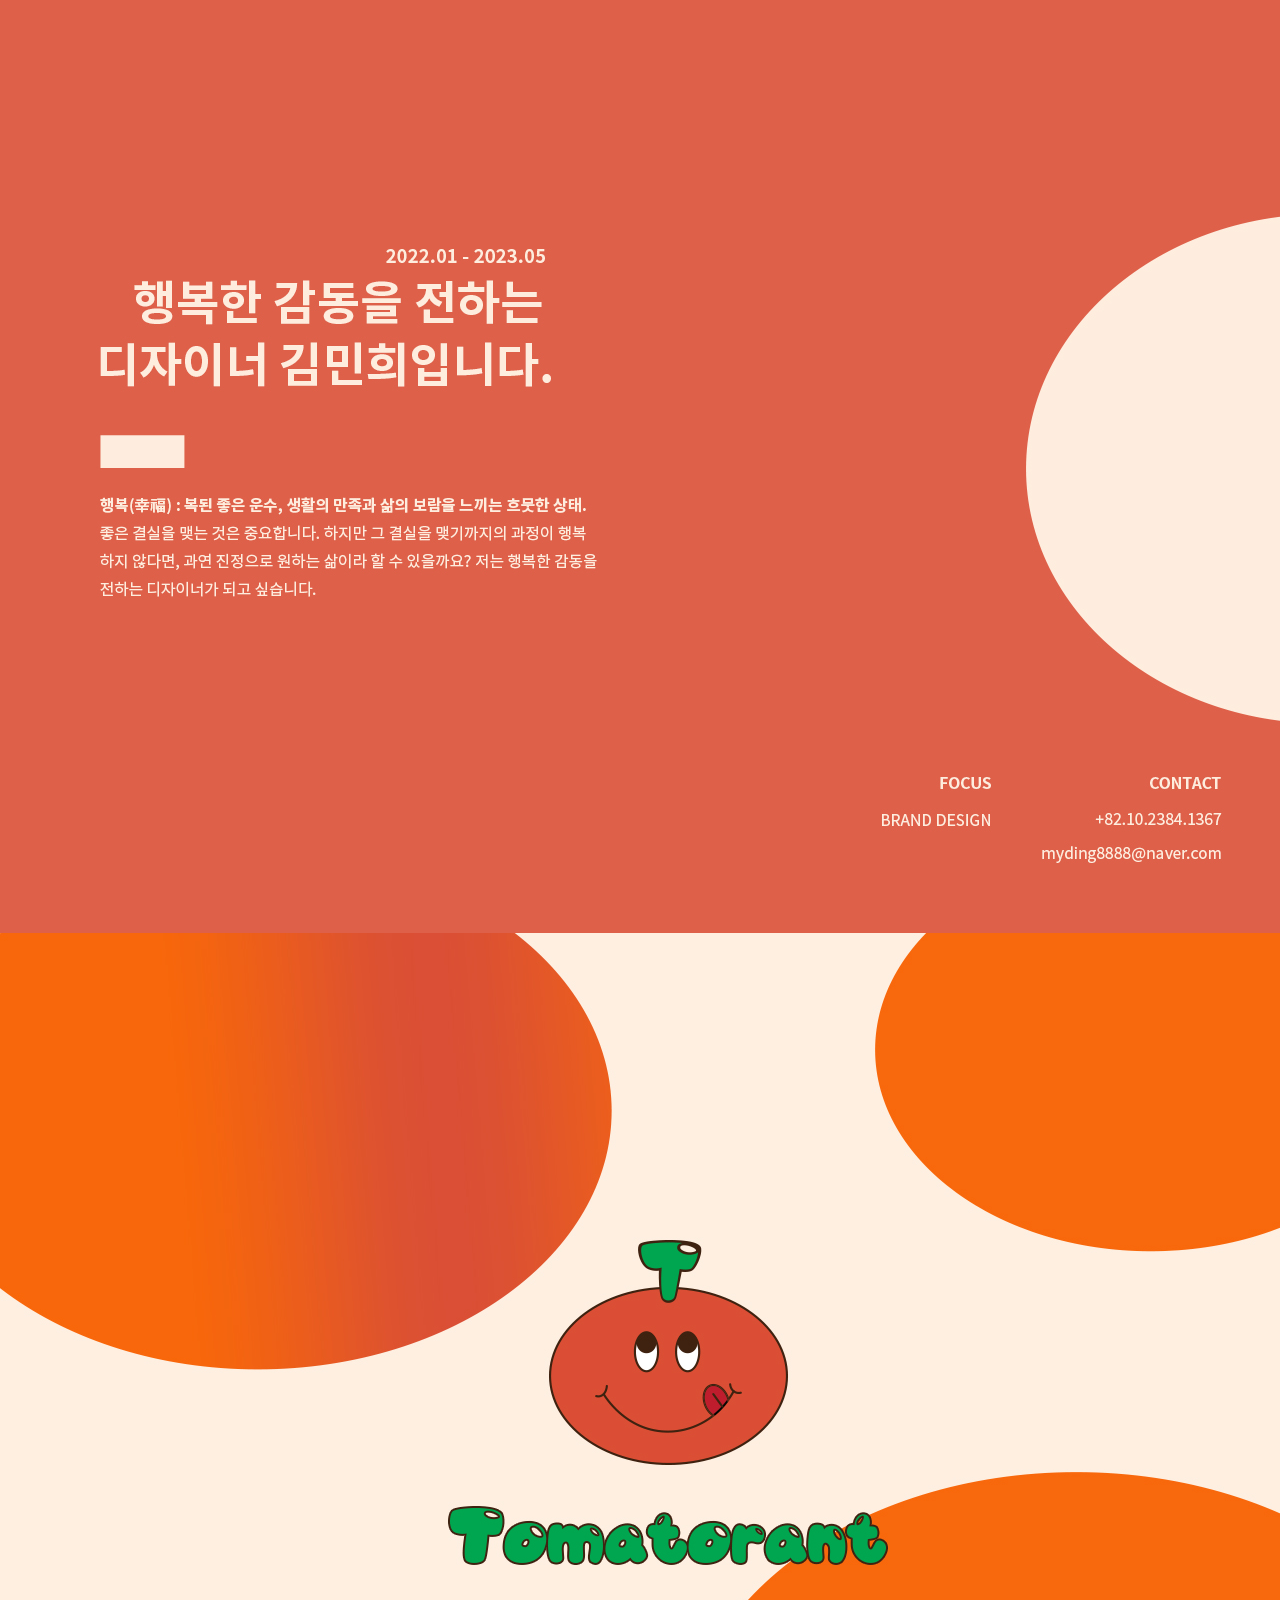
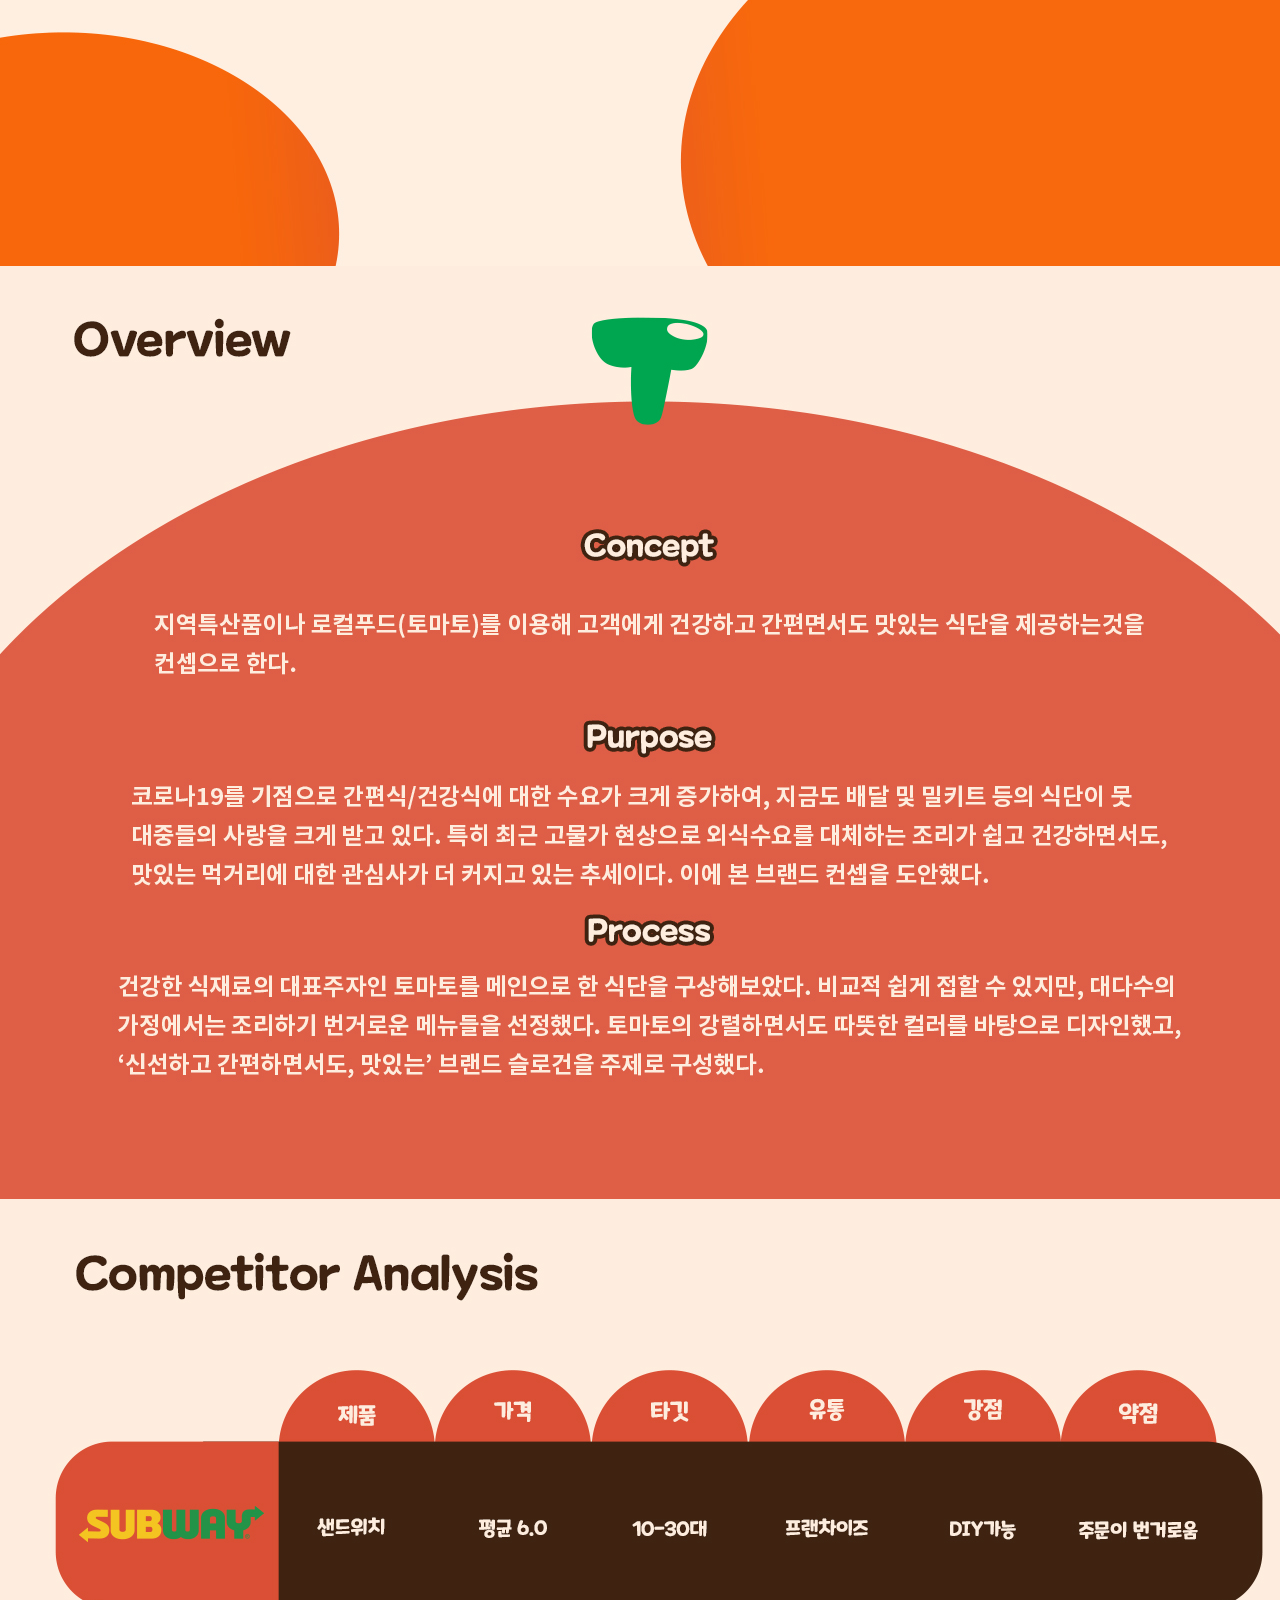
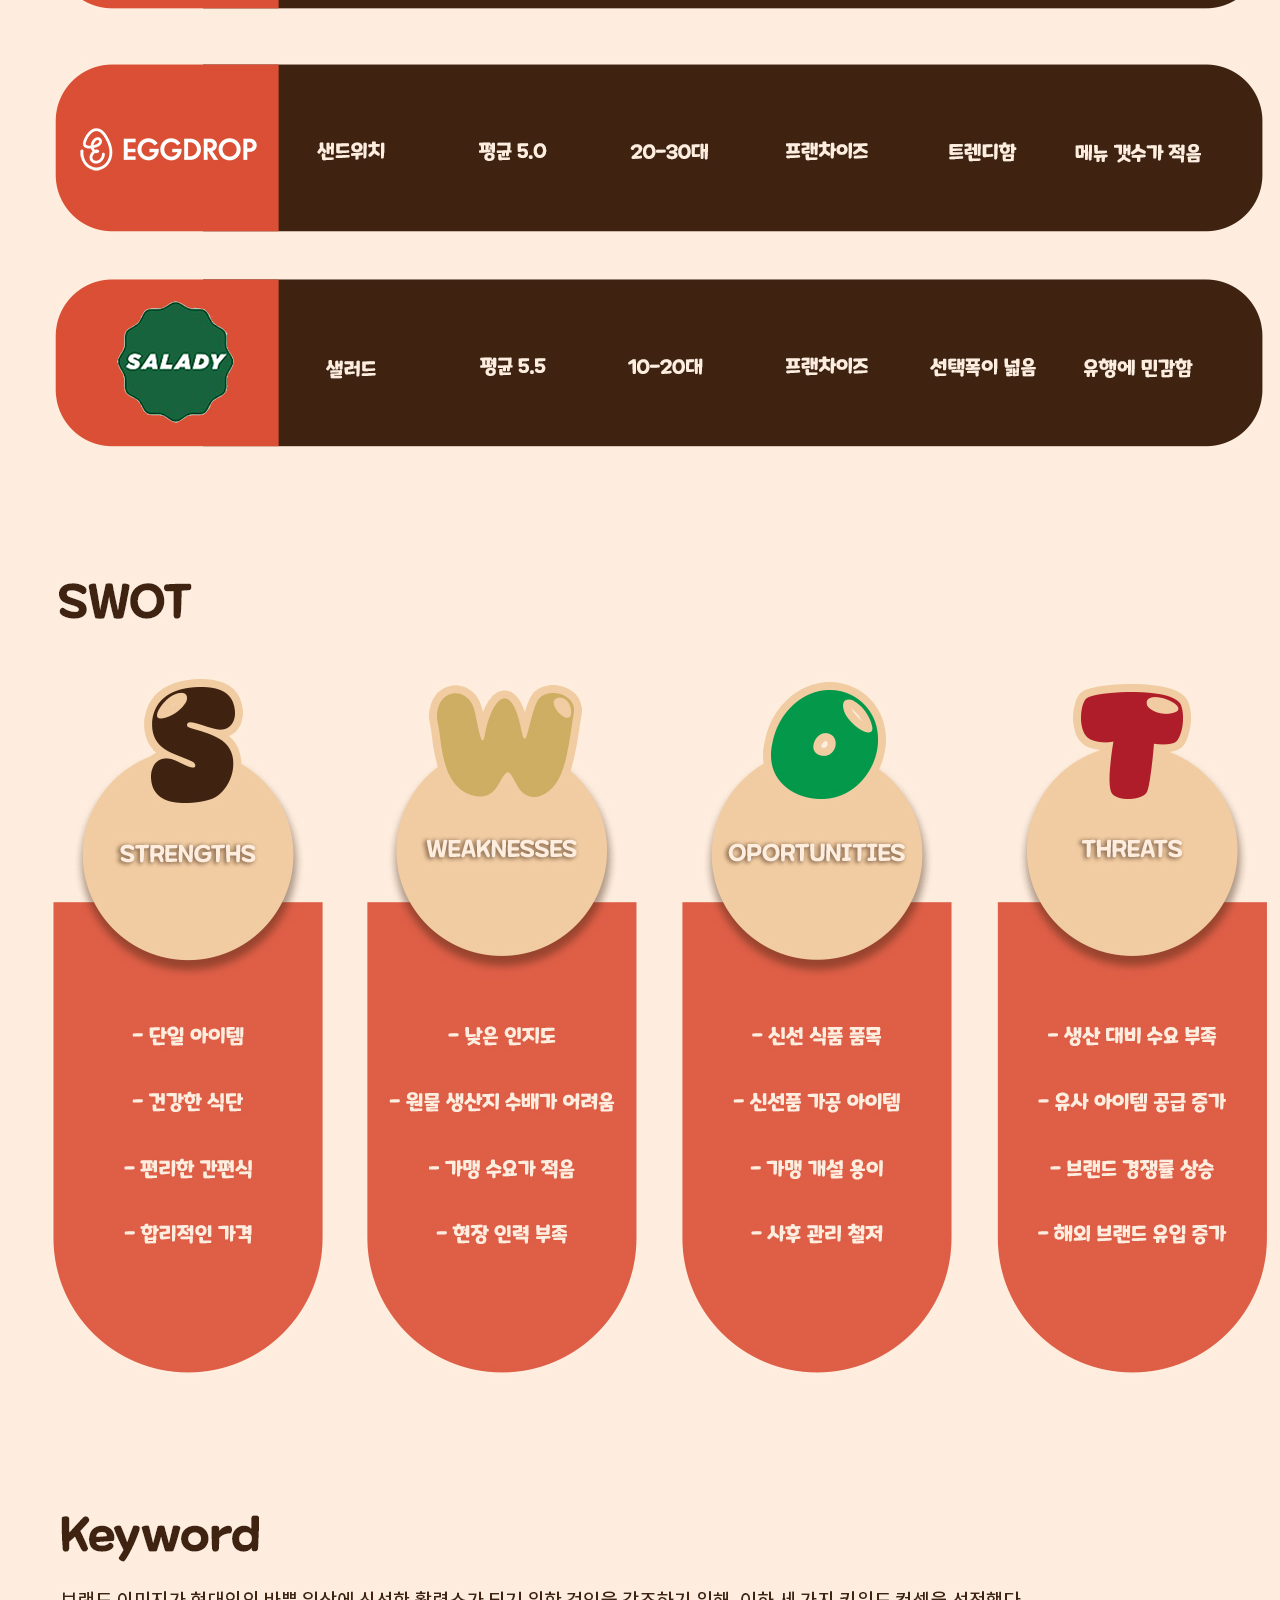
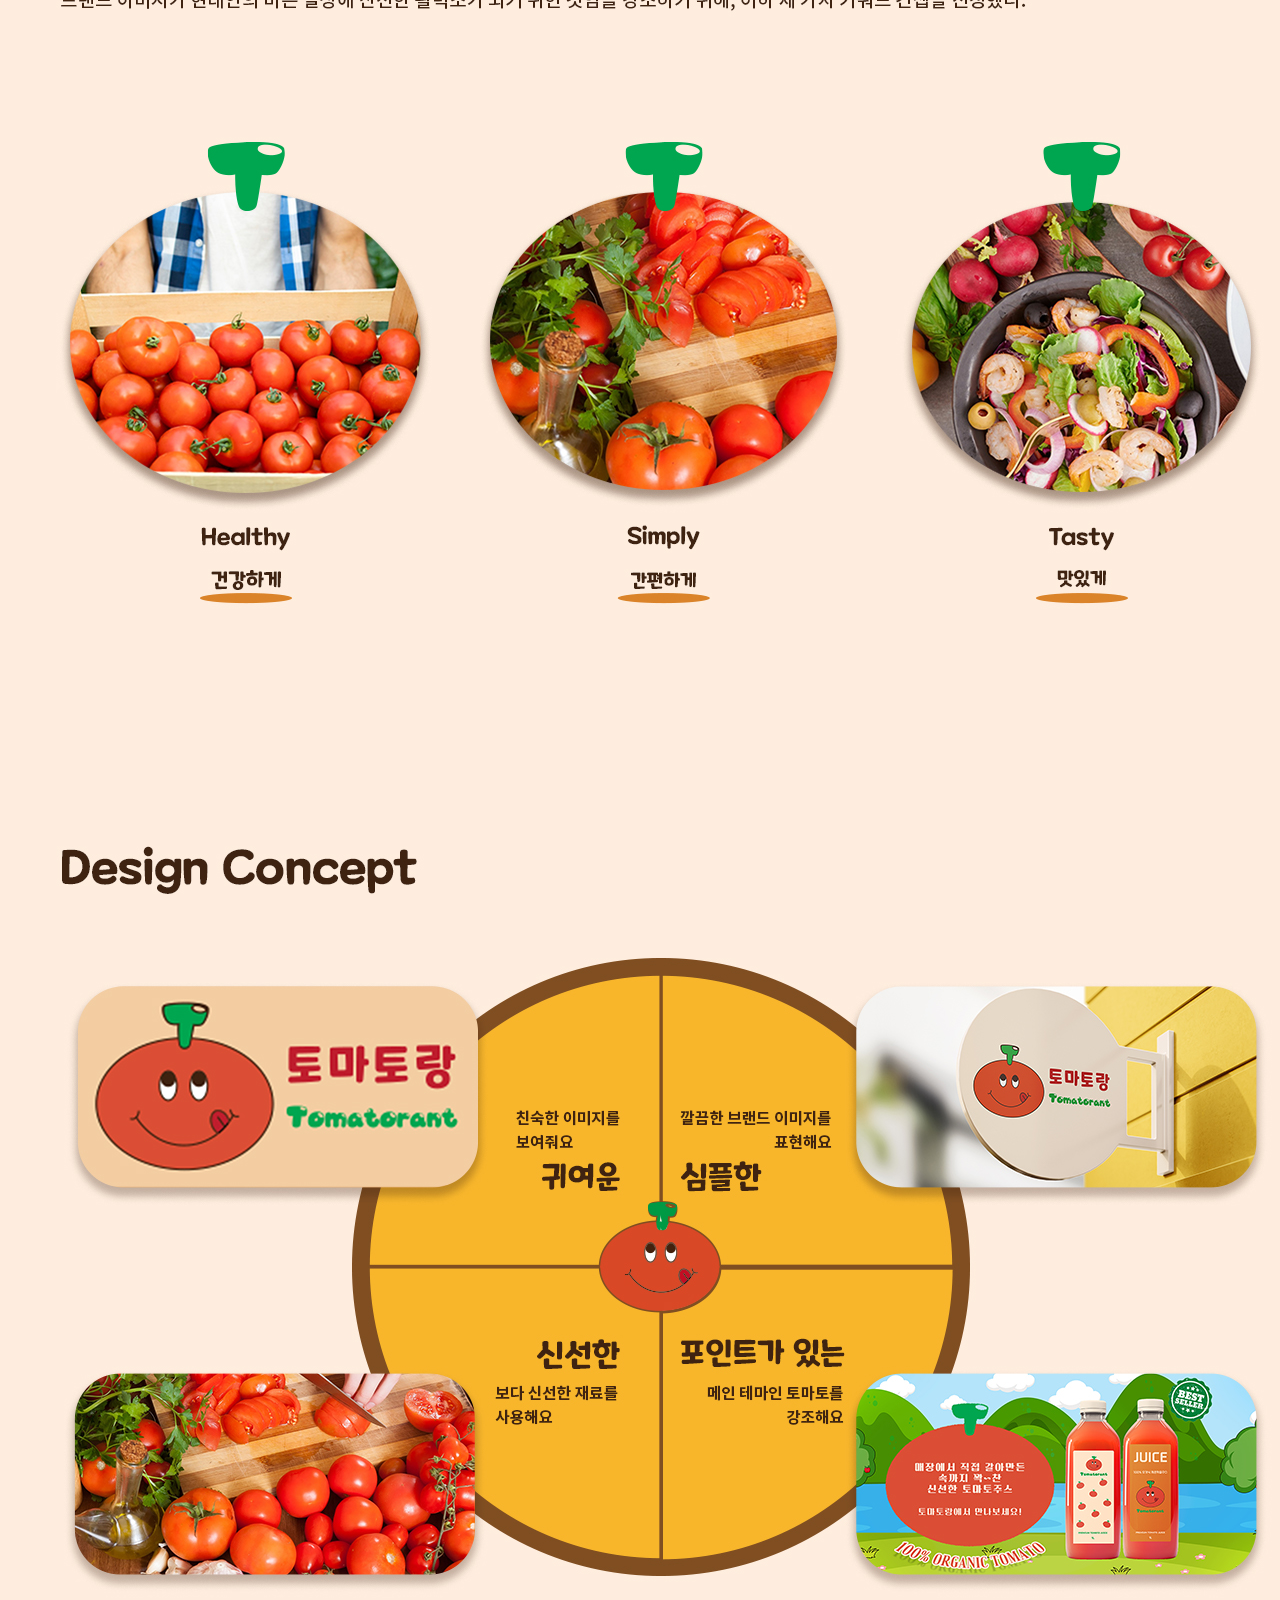
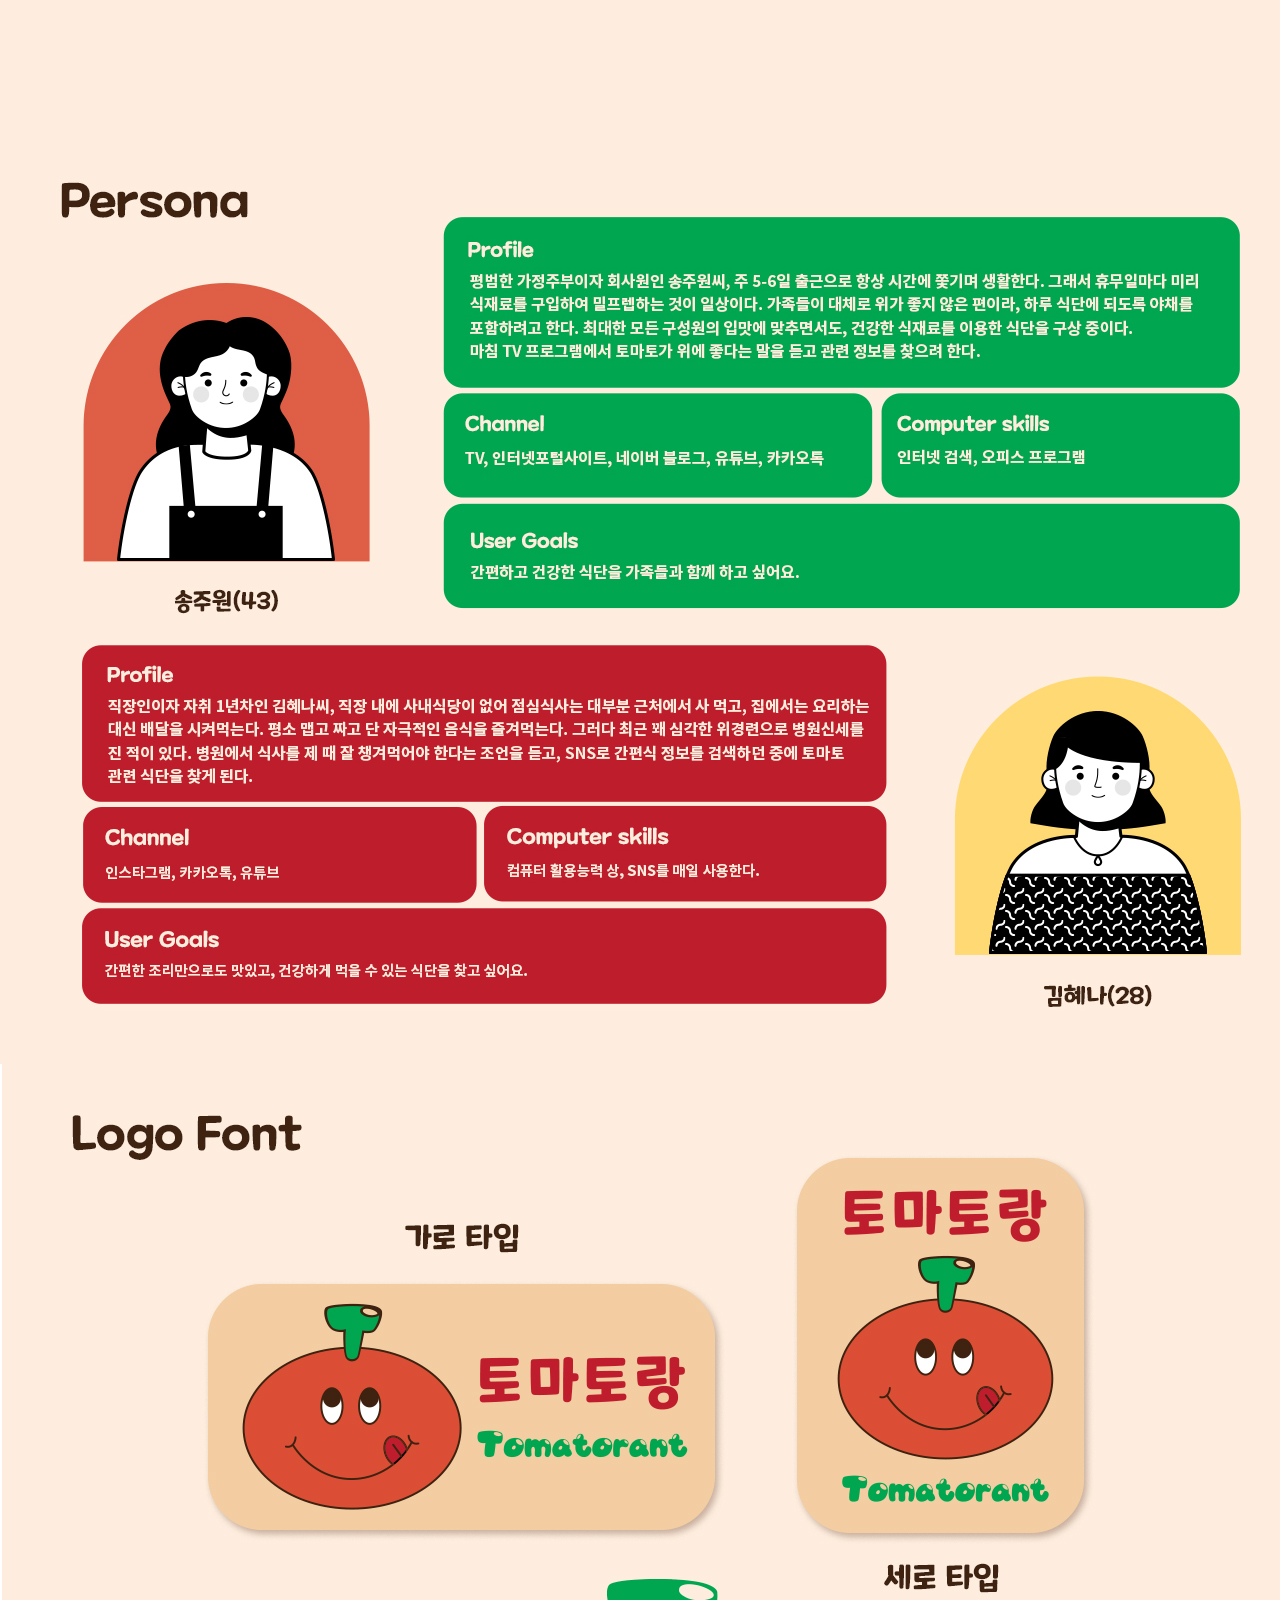
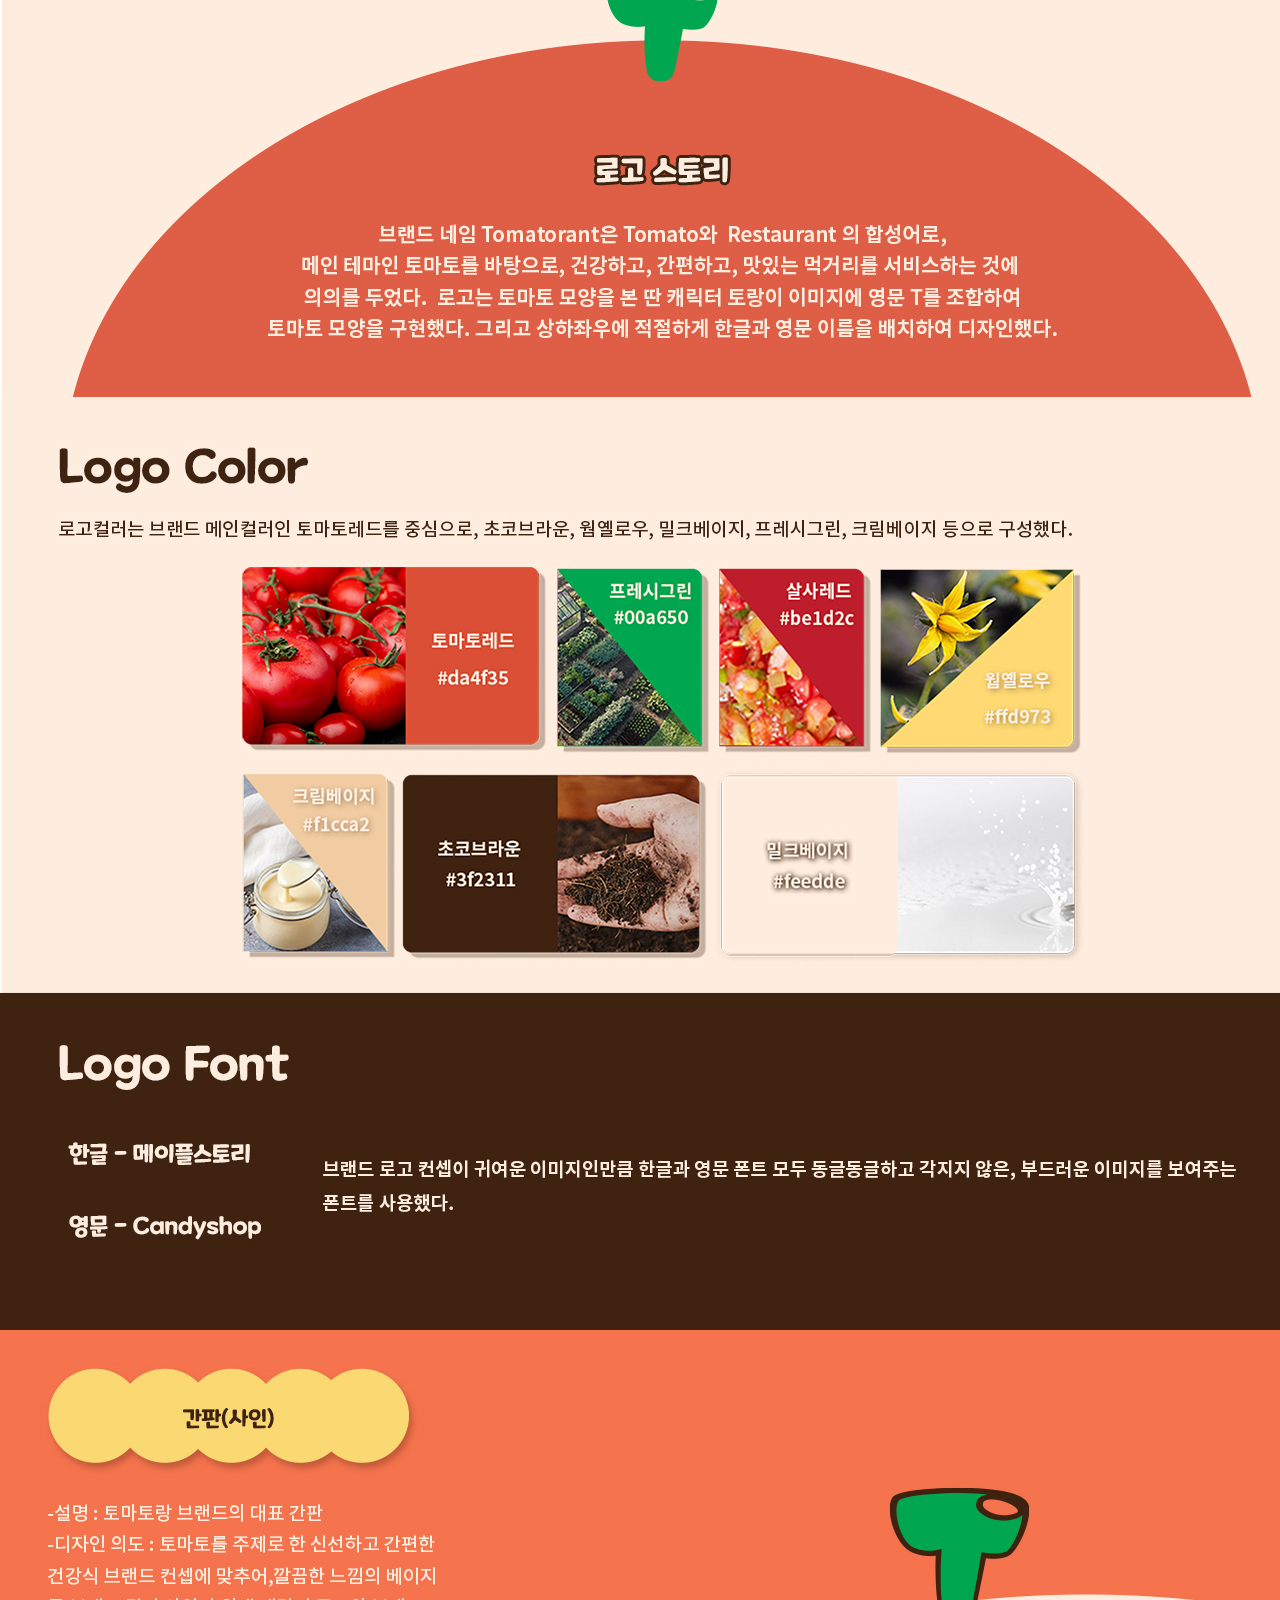
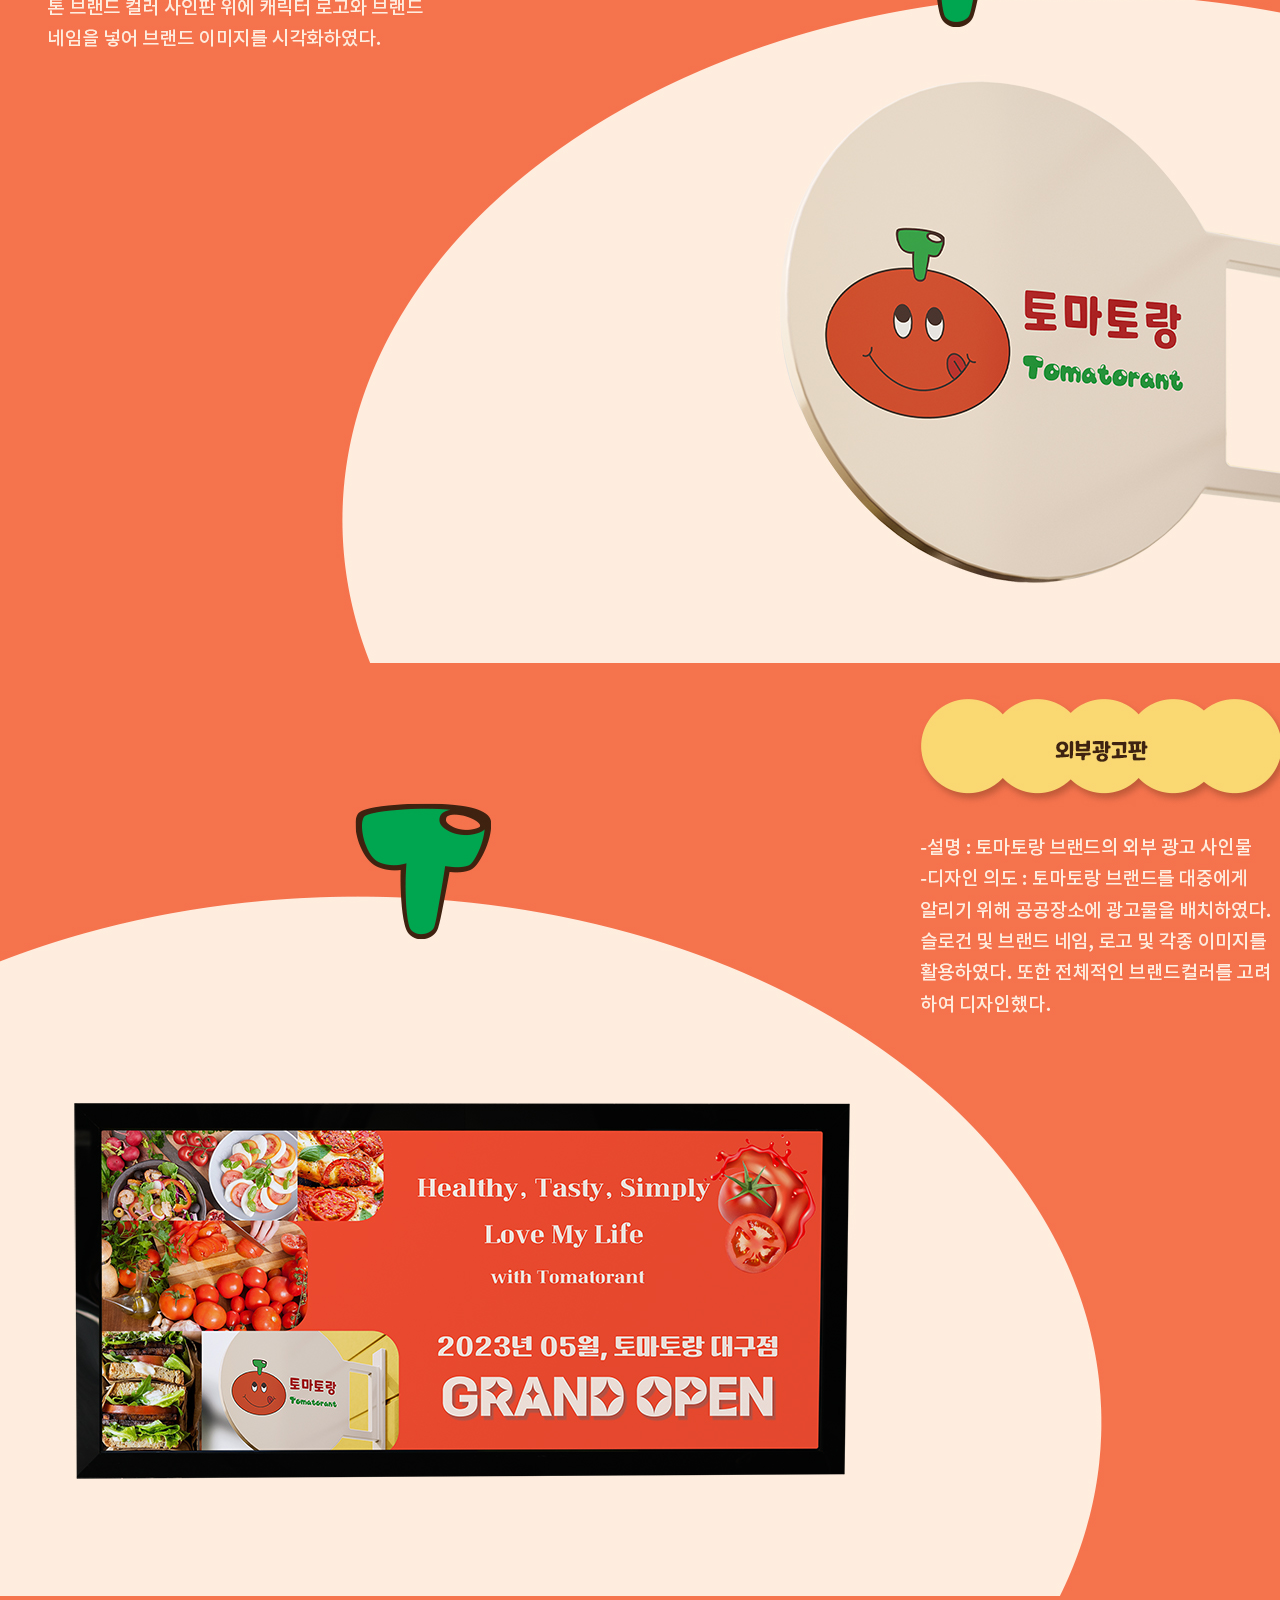
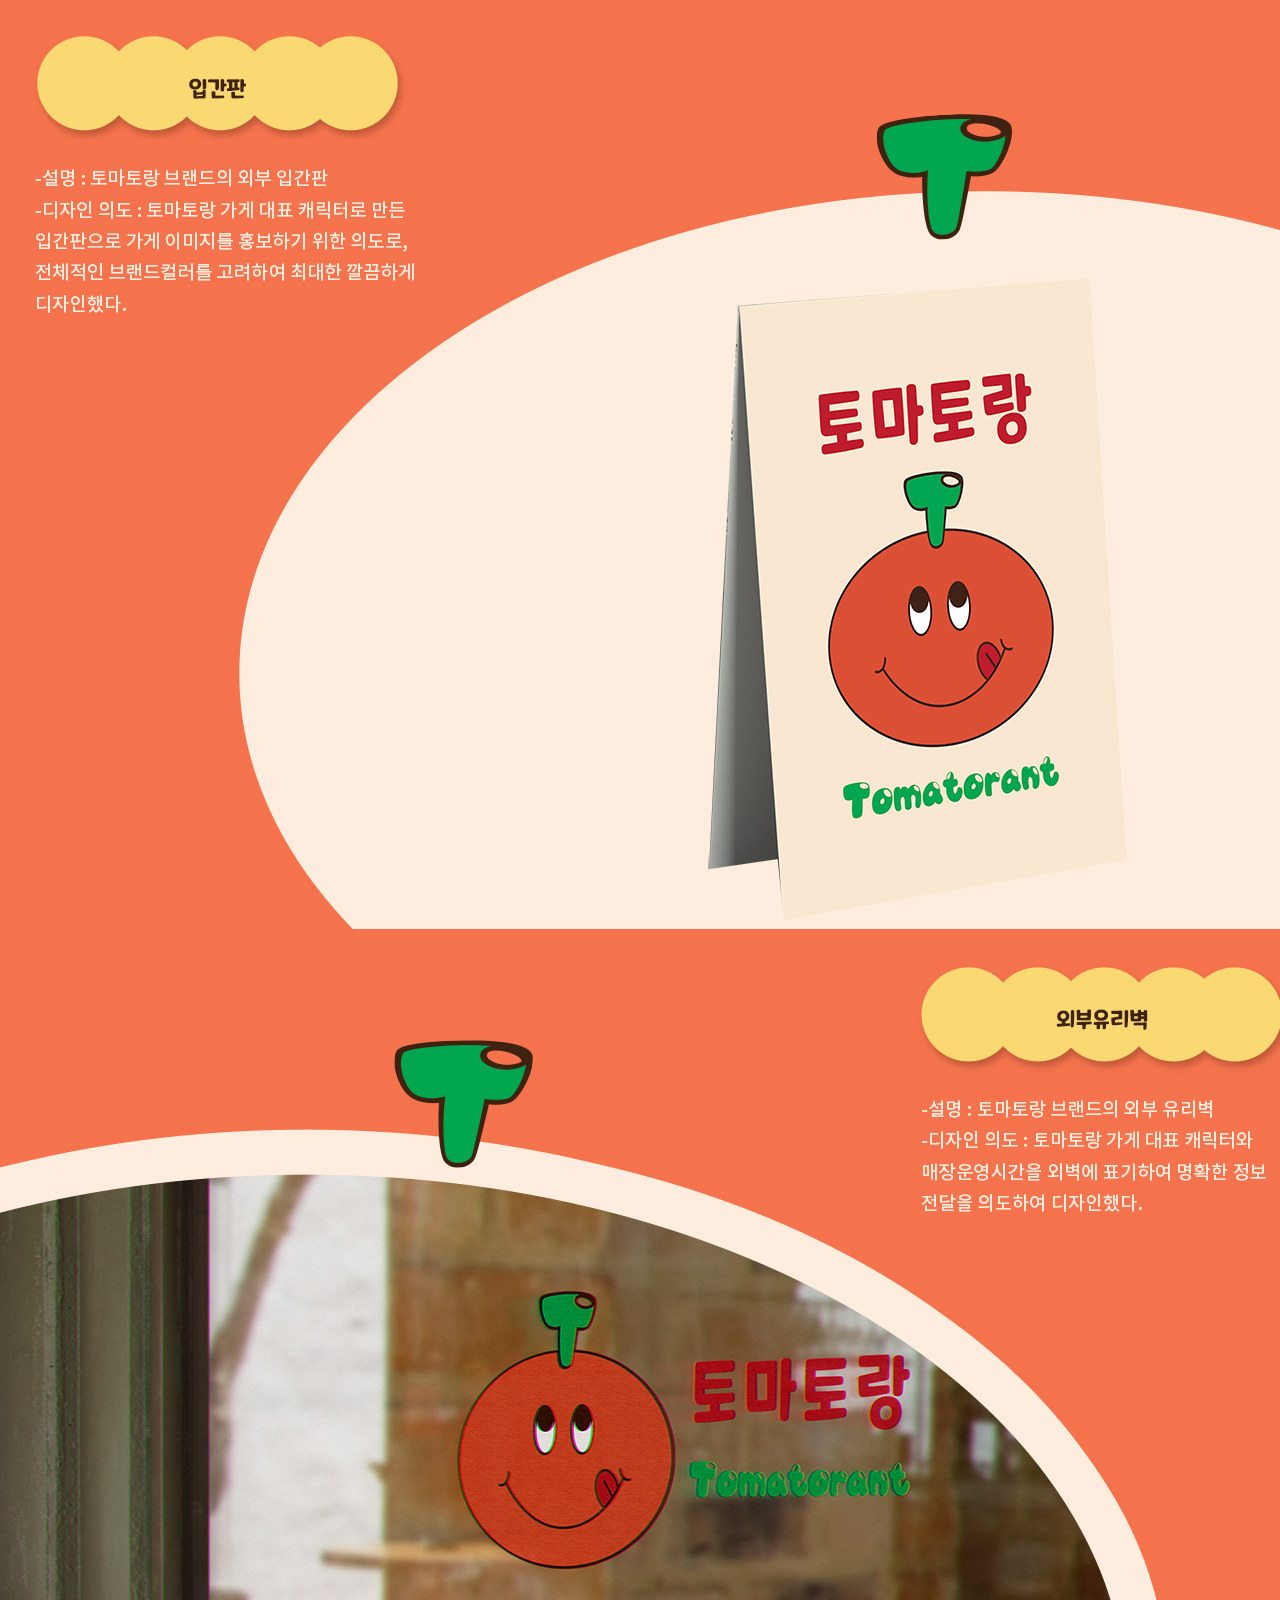
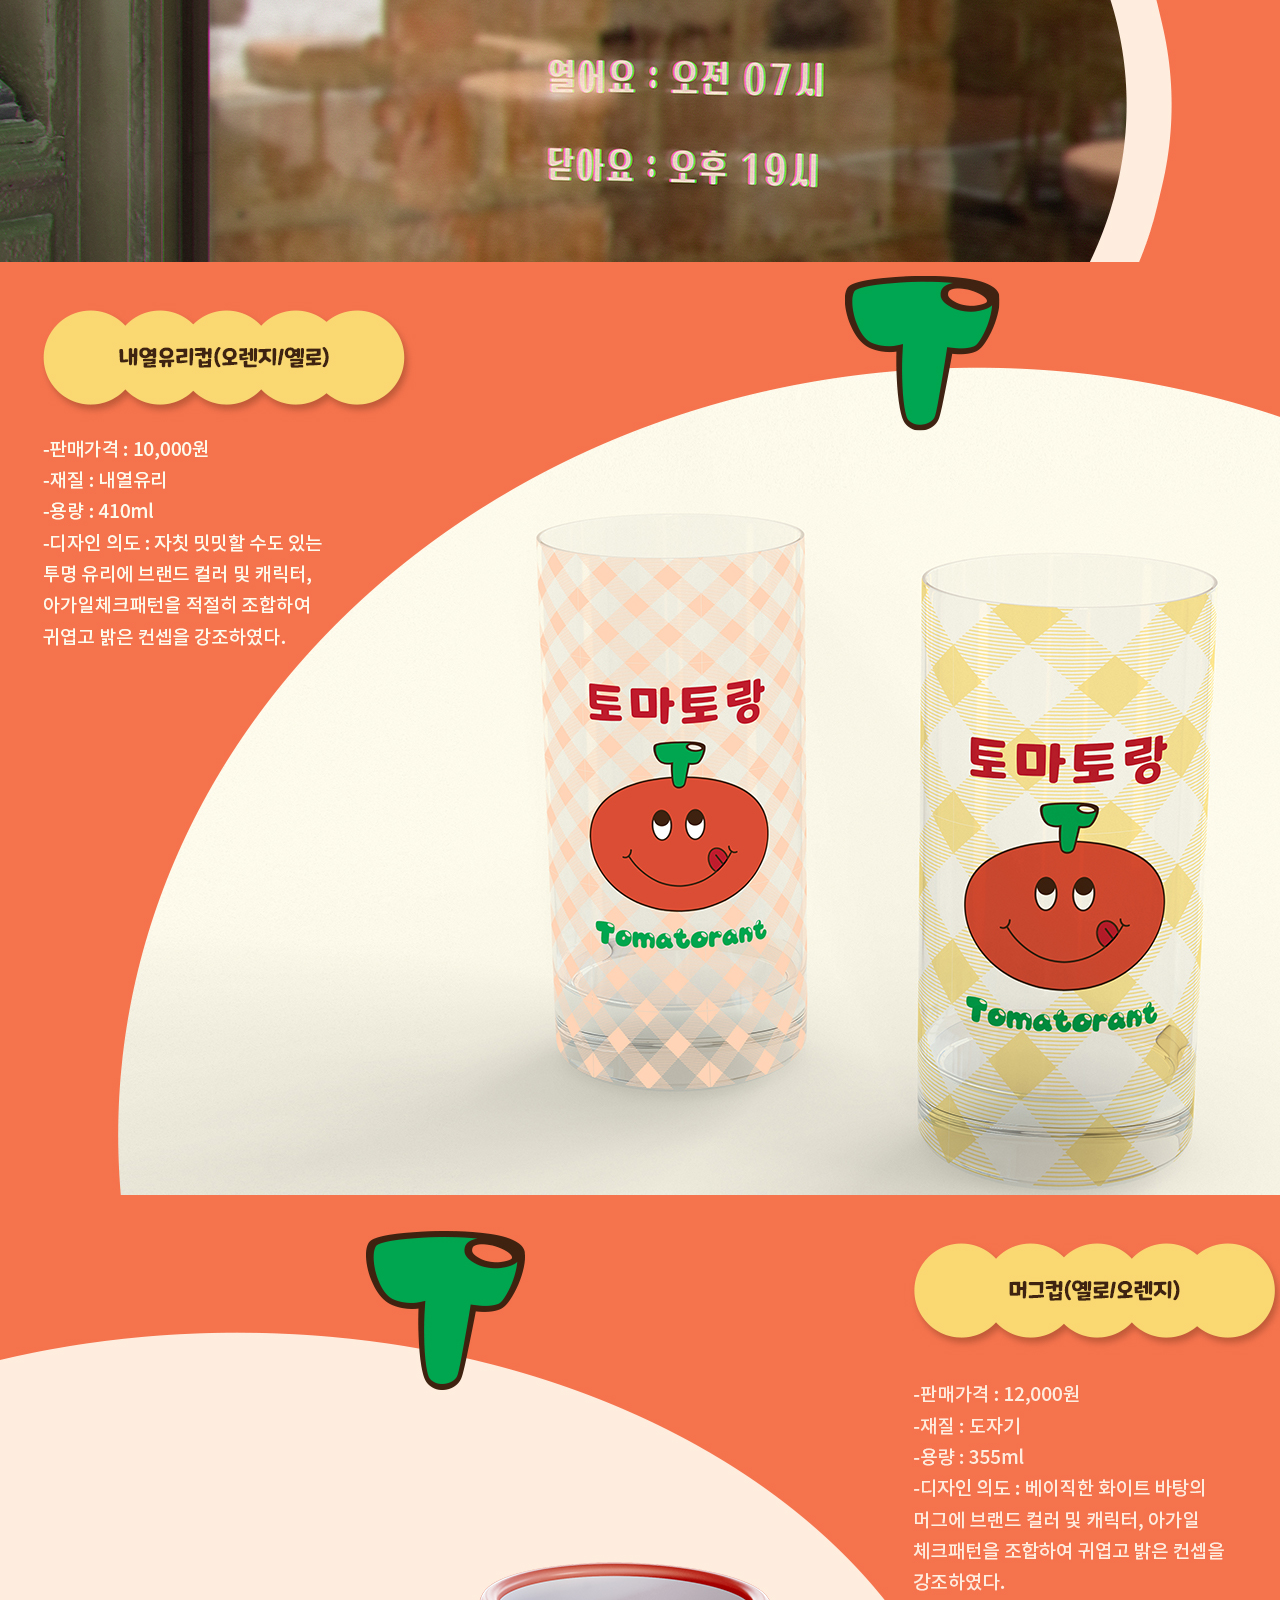
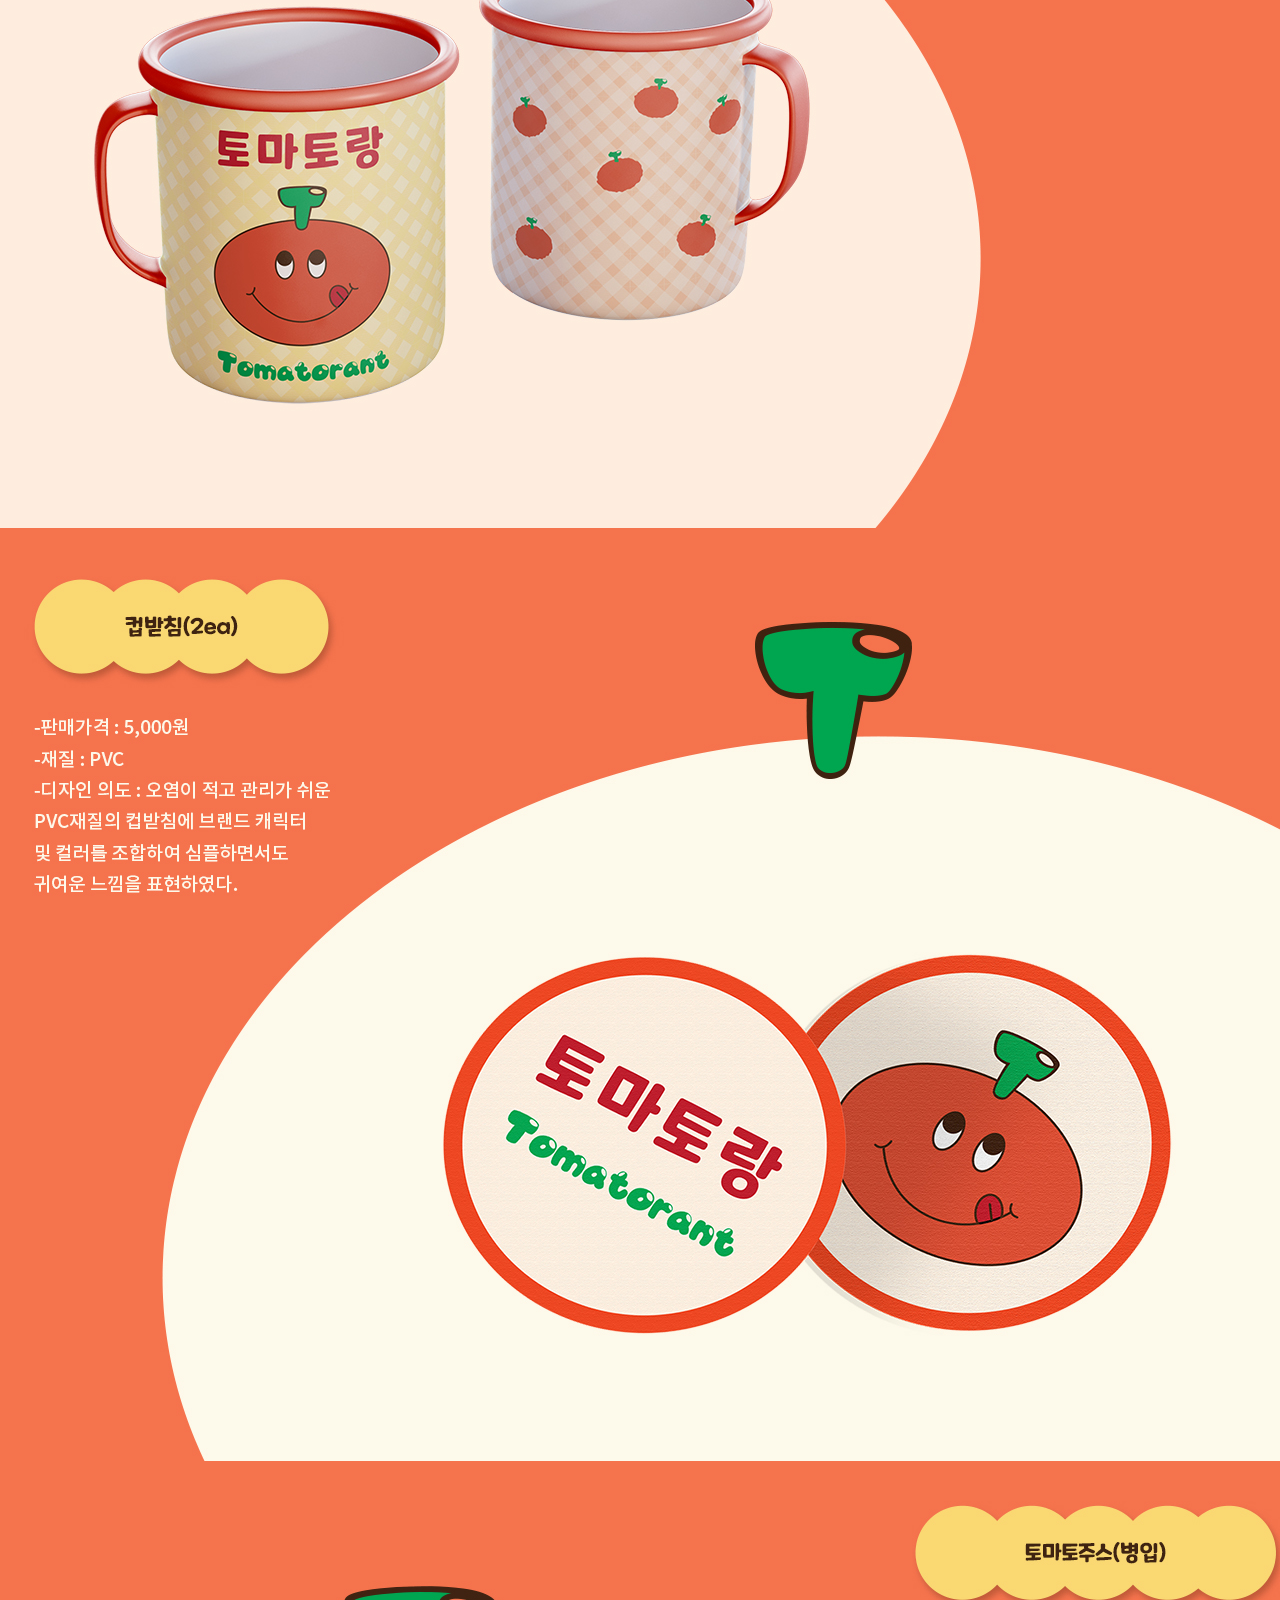
<file: BIBX_guide.html>
<!DOCTYPE html>
<html lang="ko">

<head>
    <meta charset="UTF-8">
    <meta http-equiv="X-UA-Compatible" content="IE=edge">
    <meta name="viewport" content="width=device-width, initial-scale=1.0">
    <title>BIBX guide</title>
    <!-- favicon -->
    <link rel="shortcut icon" href="./images/fivicon.png" type="image/x-icon">
</head>
<style>
    * {
        margin: 0;
        padding: 0;
    }

    img,
    video,
    iframe {
        vertical-align: middle;
    }

    .box_inner {
        width: 1320px;
        margin: 0 auto;
    }

    #box {
        background-color: #ef7e6a;
    }
</style>

<body>
    <div id="box">
        <div class="box_inner">
            <img src="./images/01.jpg" alt="1번이미지">
            <img src="./images/02.jpg" alt="2번이미지">
            <img src="./images/03.jpg" alt="3번이미지">
            <img src="./images/04.jpg" alt="4번이미지">
            <img src="./images/05.jpg" alt="5번이미지">
            <img src="./images/06.jpg" alt="6번이미지">
            <img src="./images/07.jpg" alt="7번이미지">
            <img src="./images/08.jpg" alt="8번이미지">
            <img src="./images/09.jpg" alt="9번이미지">
            <img src="./images/10.jpg" alt="10번이미지">
            <img src="./images/11.jpg" alt="11번이미지">
            <img src="./images/12.jpg" alt="12번이미지">
            <img src="./images/13.jpg" alt="13번이미지">
            <img src="./images/14.jpg" alt="14번이미지">
            <img src="./images/15.jpg" alt="15번이미지">
            <img src="./images/16.jpg" alt="16번이미지">
            <img src="./images/17.jpg" alt="17번이미지">
            <img src="./images/18.jpg" alt="18번이미지">
            <img src="./images/19.jpg" alt="19번이미지">
            <img src="./images/20.jpg" alt="20번이미지">
            <img src="./images/21.jpg" alt="21번이미지">
            <img src="./images/22.jpg" alt="22번이미지">
            <img src="./images/23.jpg" alt="23번이미지">
            <img src="./images/24.jpg" alt="24번이미지">
            <img src="./images/25.jpg" alt="25번이미지">
            <img src="./images/26.jpg" alt="26번이미지">
        </div><!--box_inner-->
    </div><!--box-->
</body>

</html>
</file>
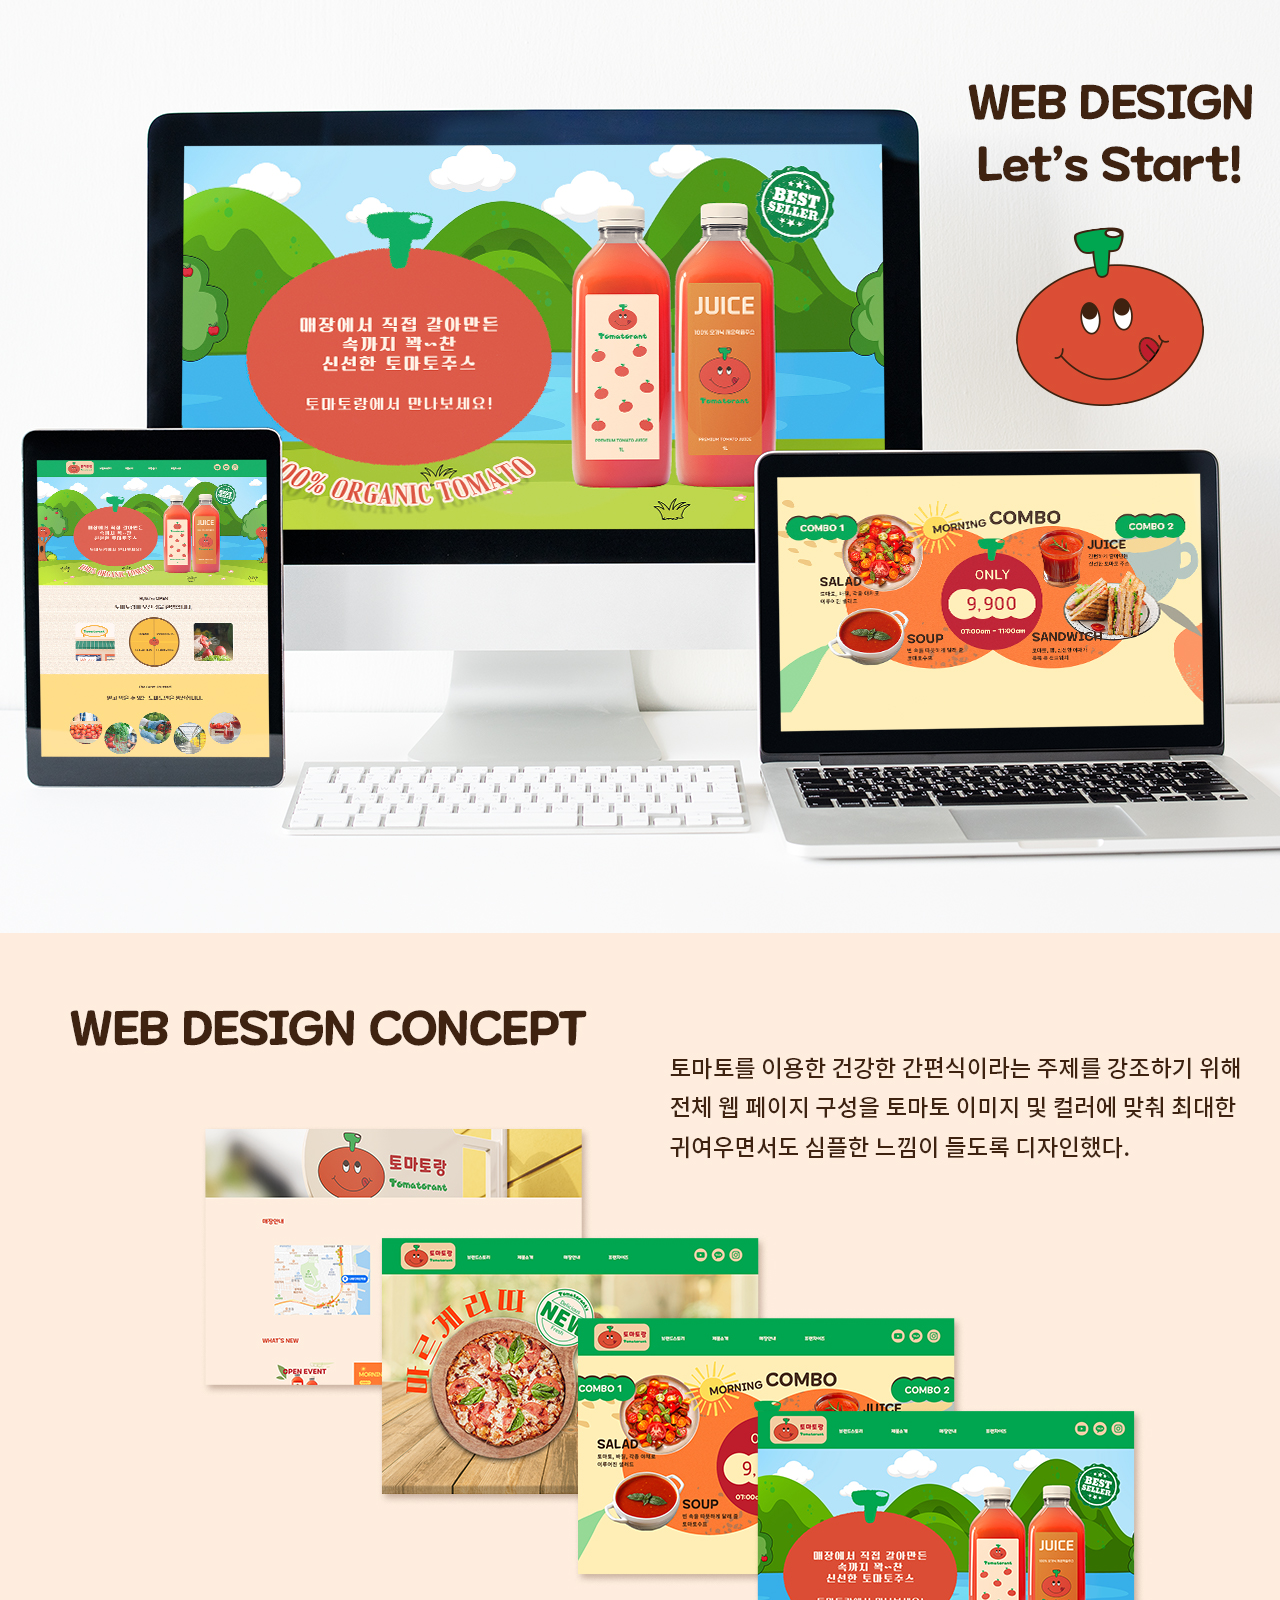
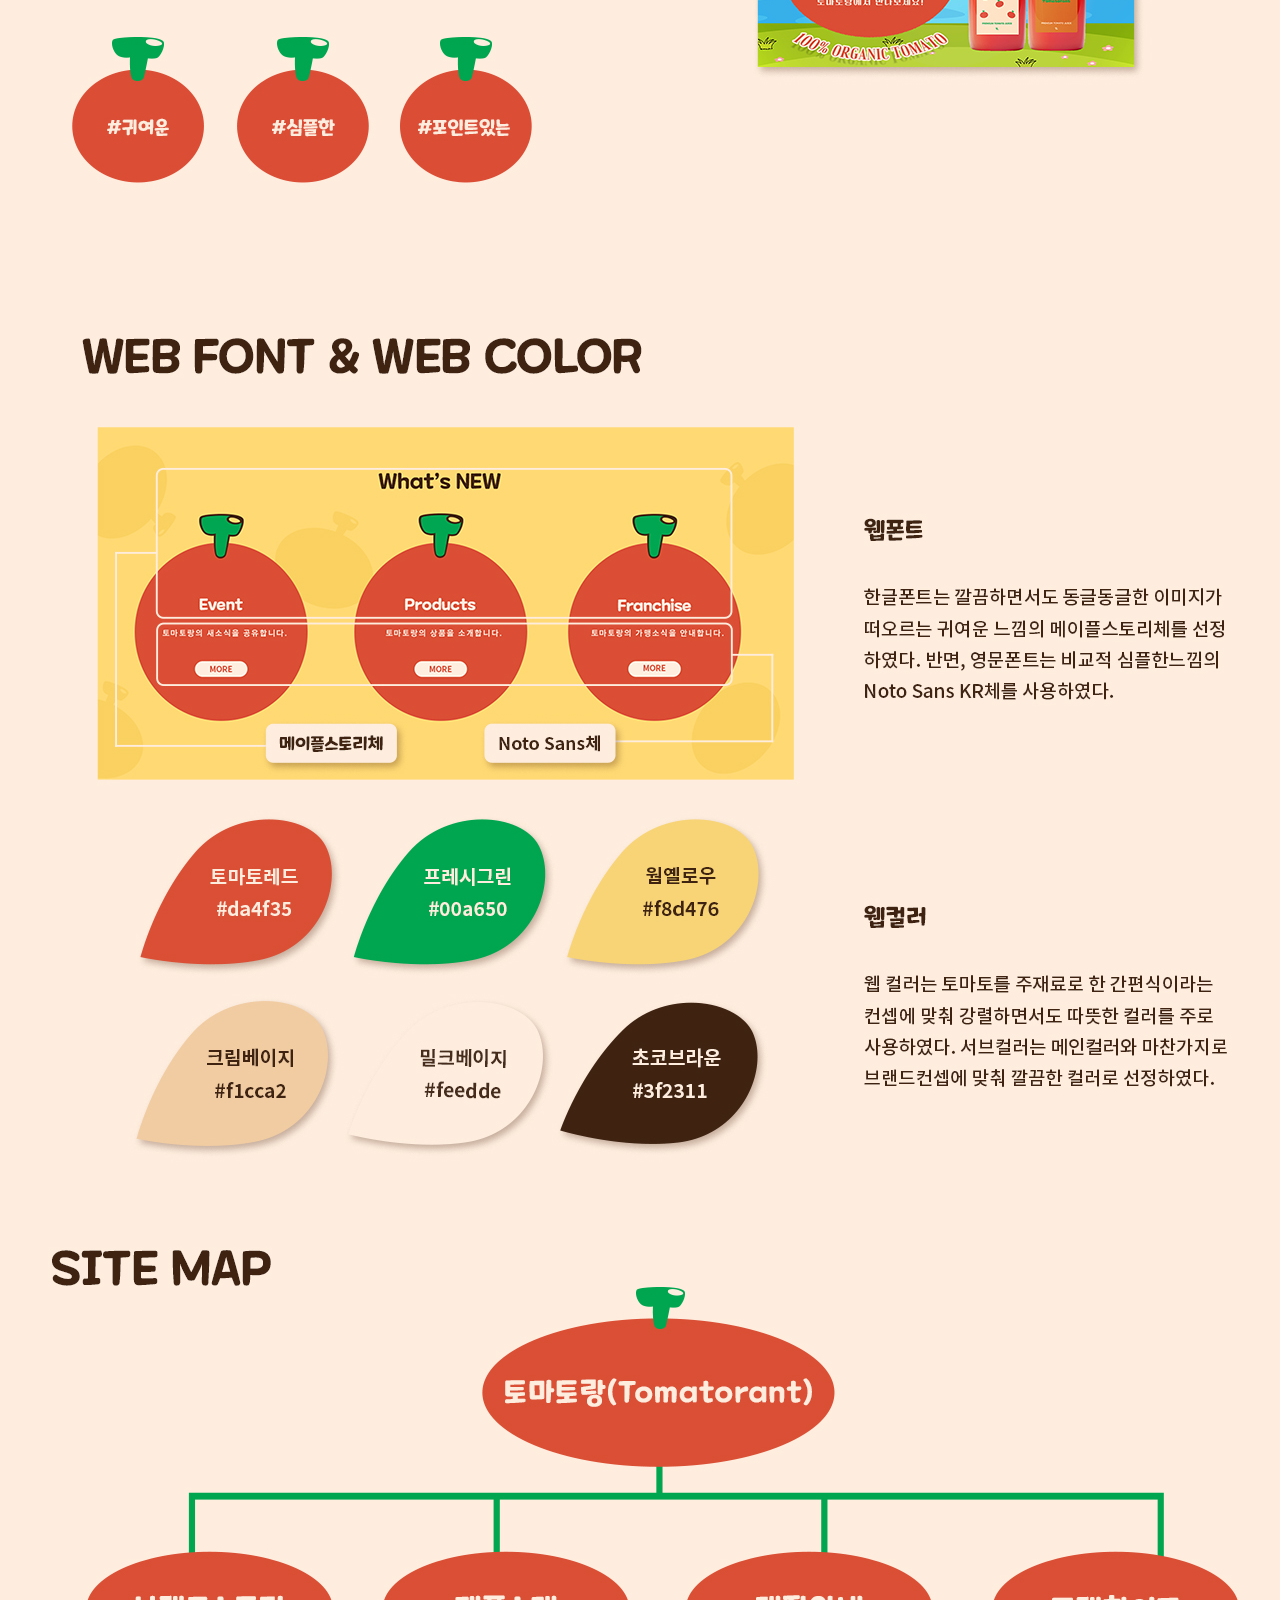
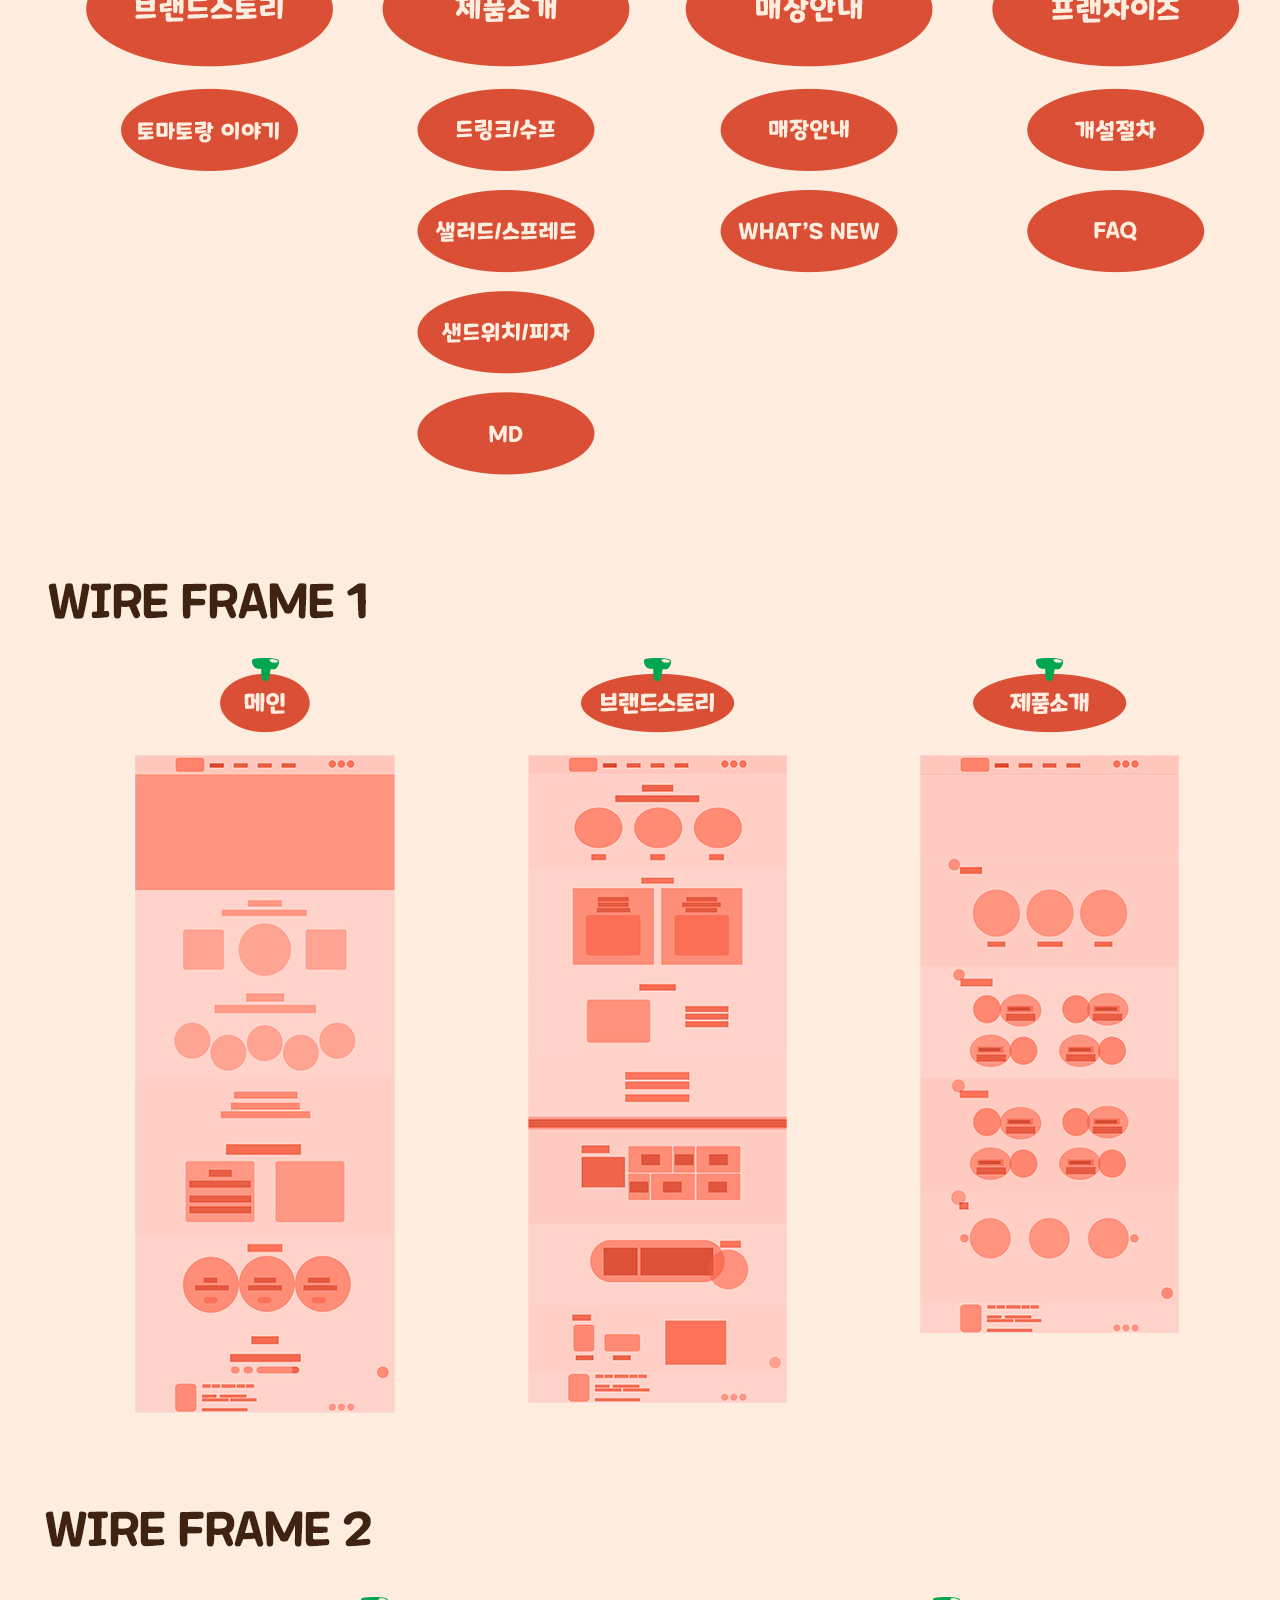
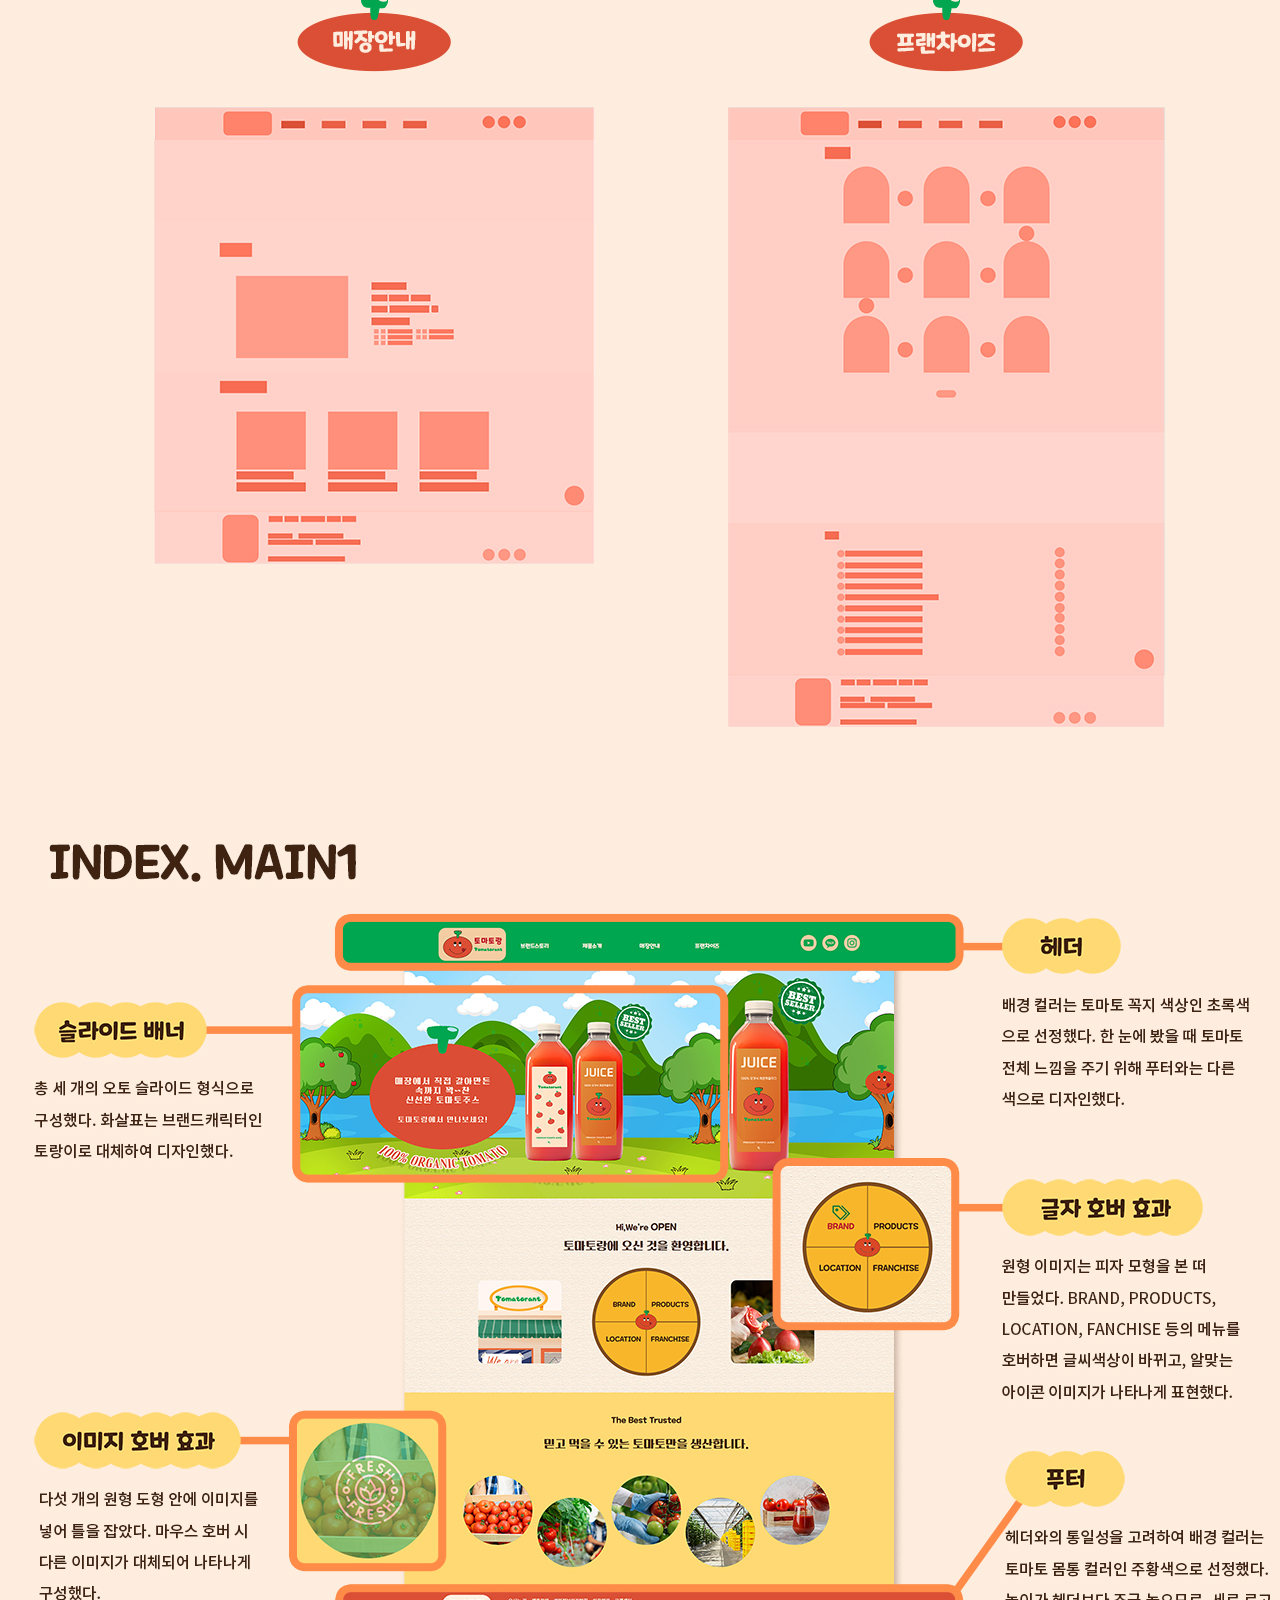
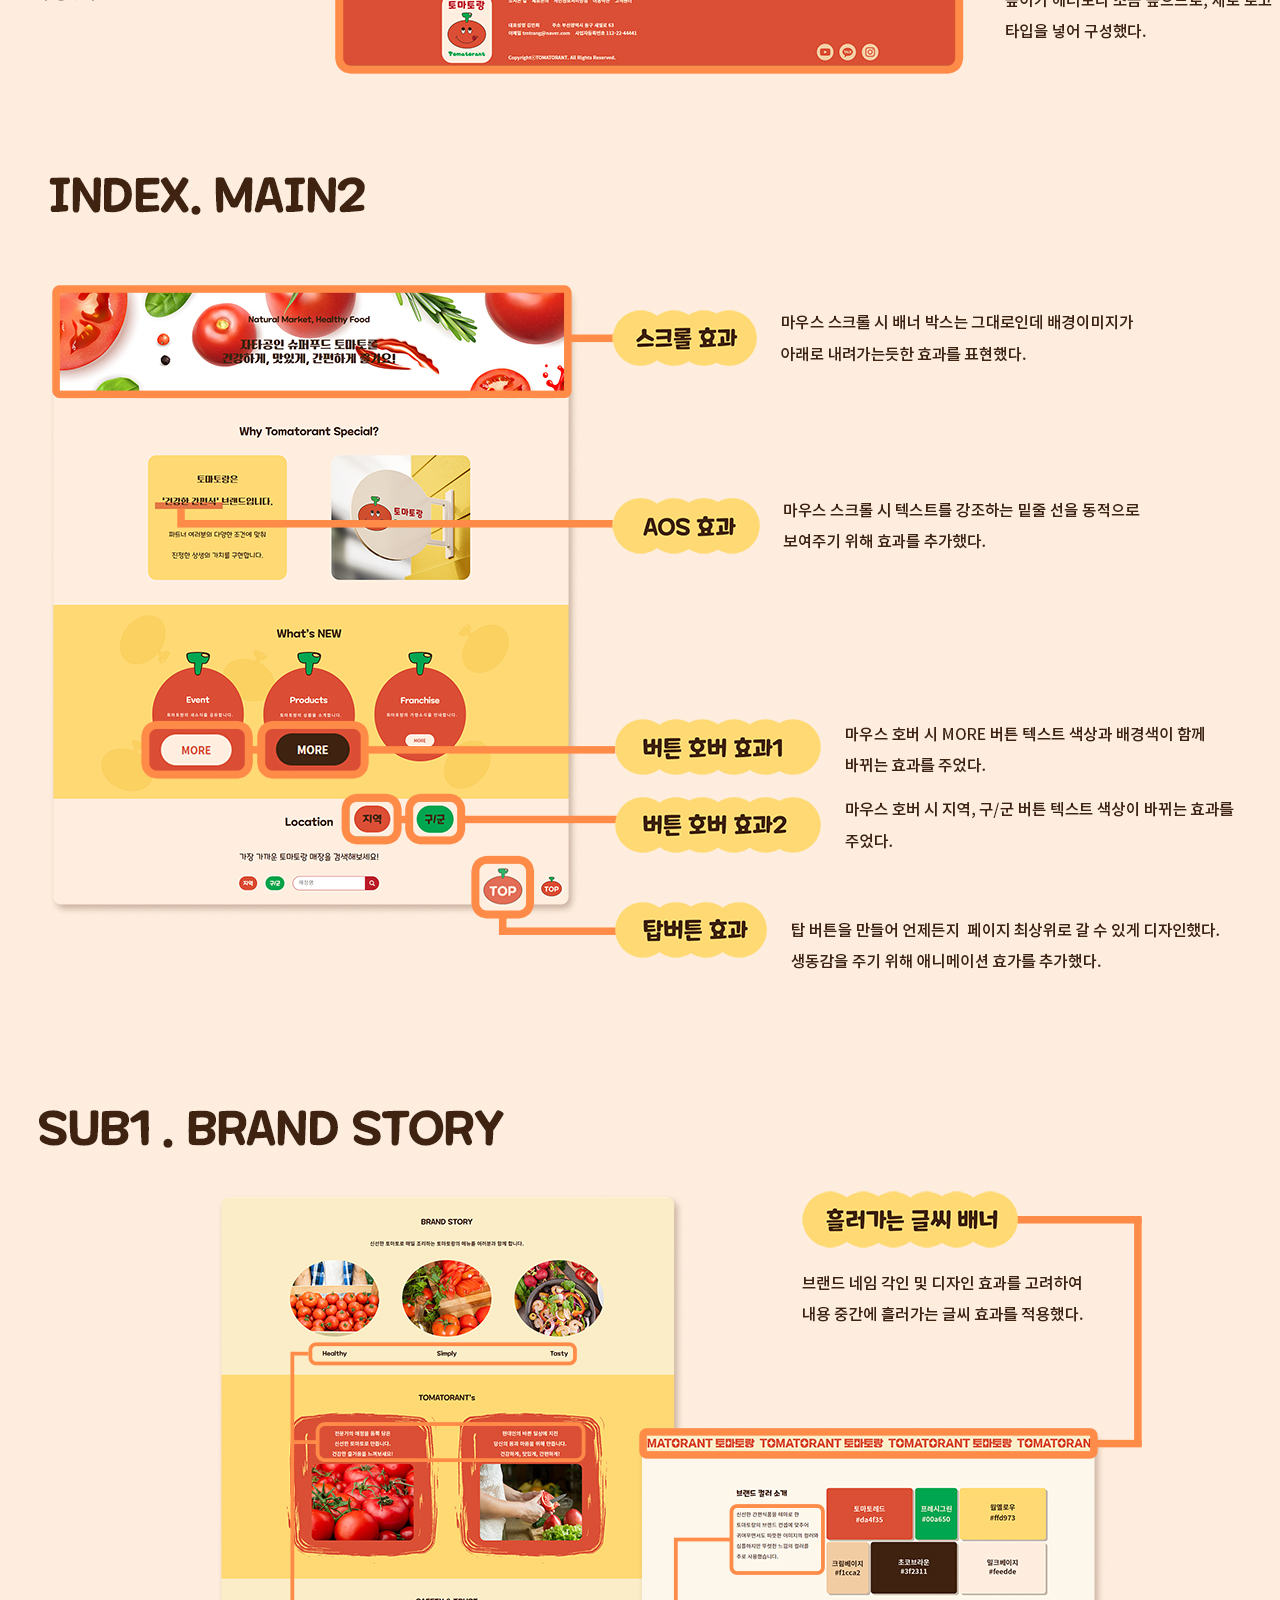
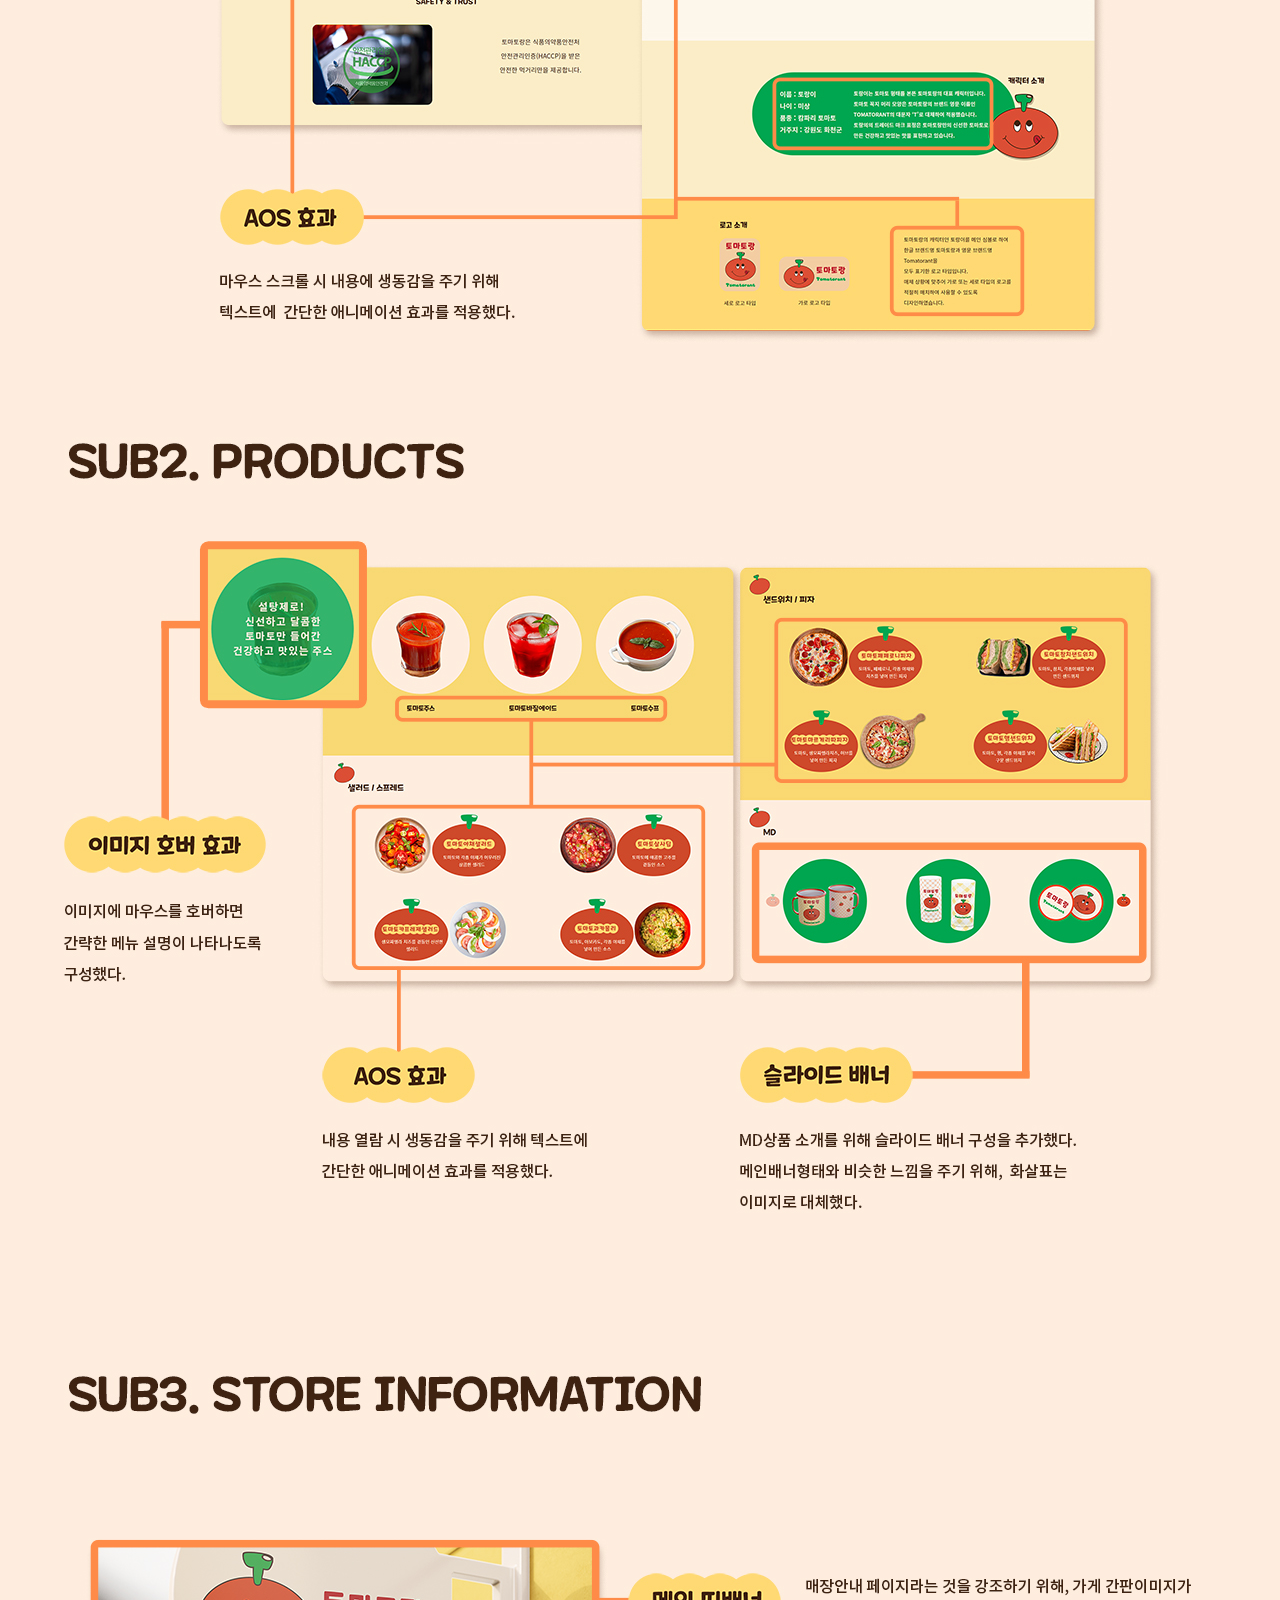
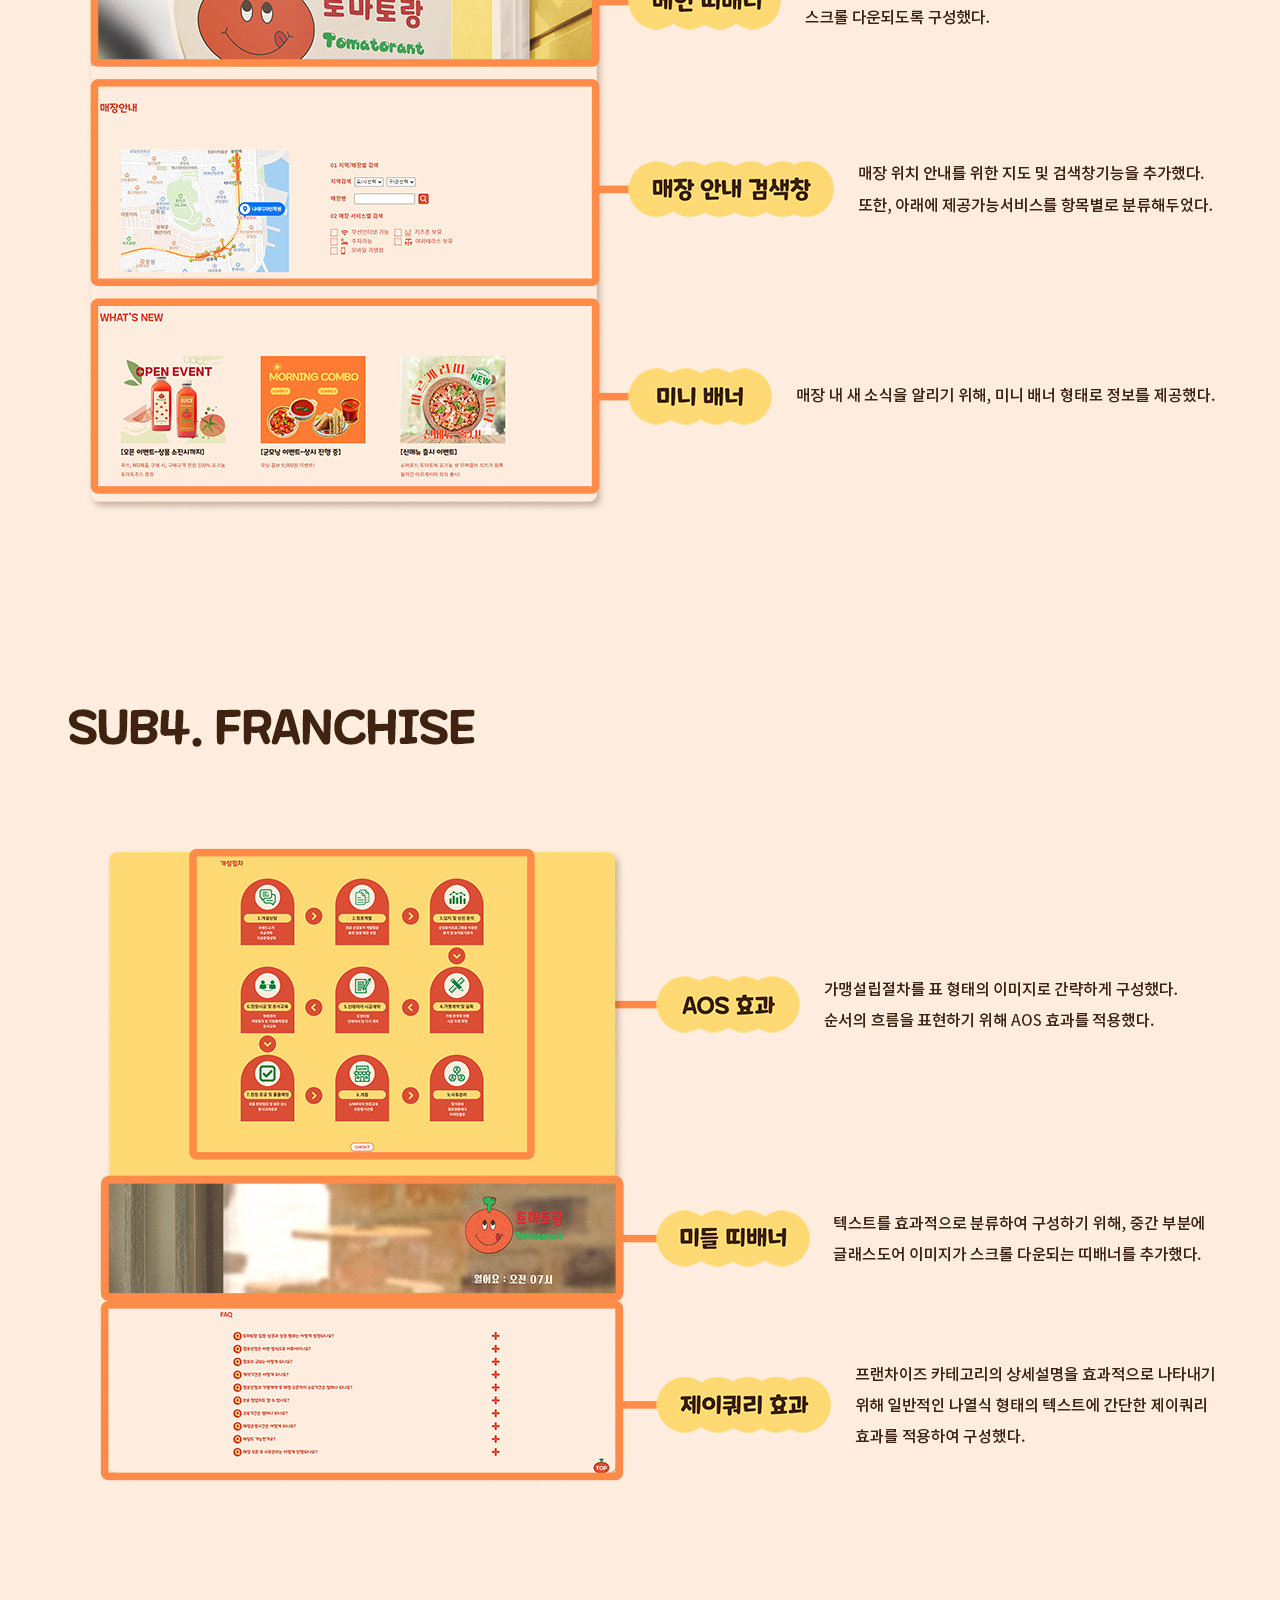
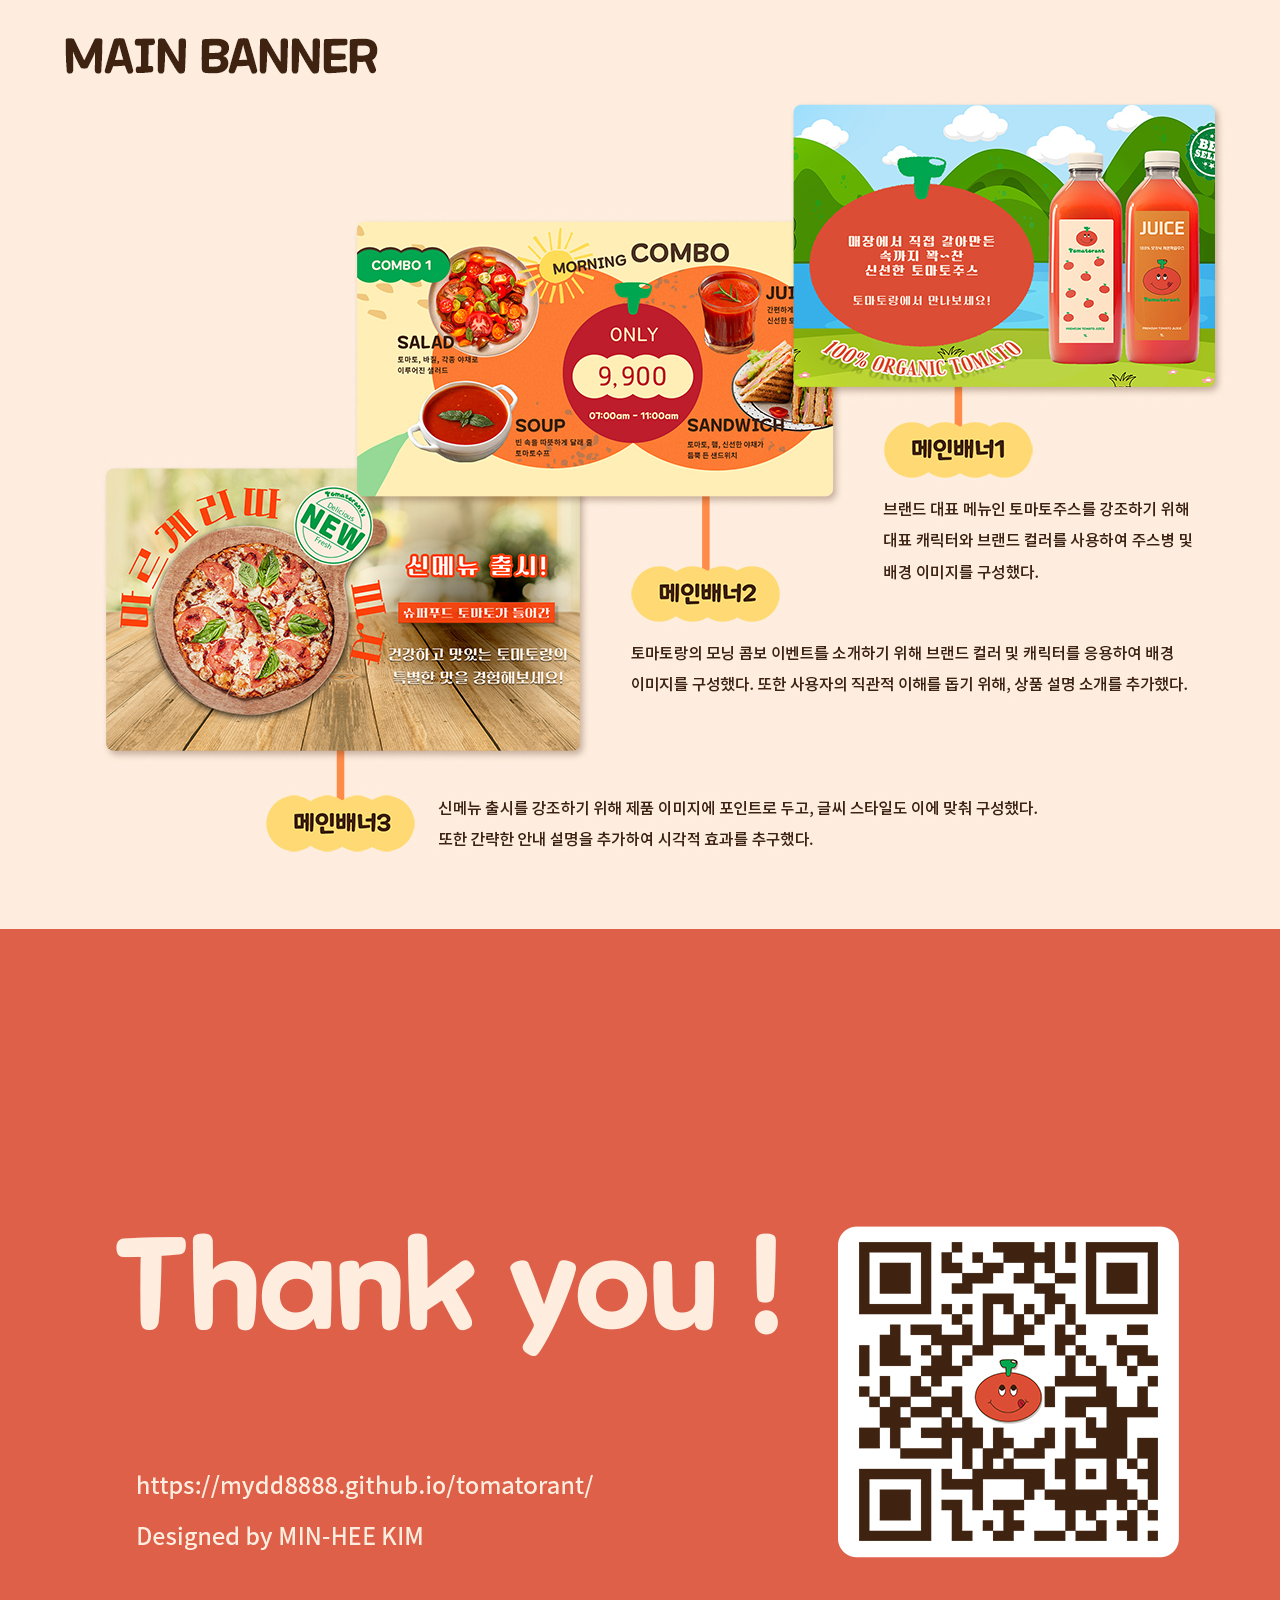
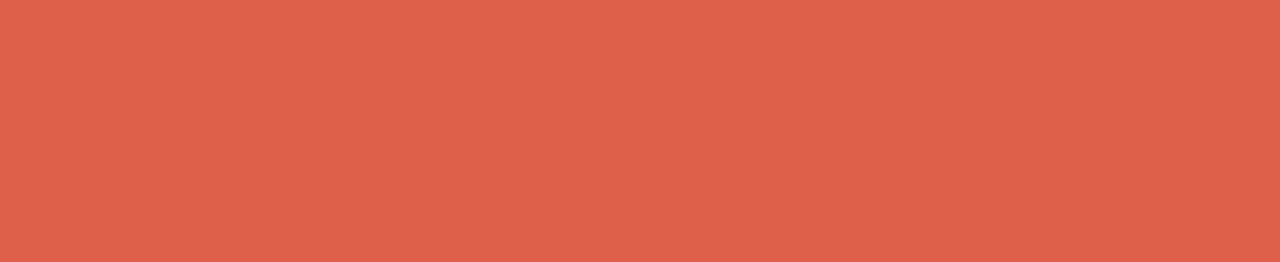
<file: WEBDESIGN_guide.html>
<!DOCTYPE html>
<html lang="ko">

<head>
    <meta charset="UTF-8">
    <meta http-equiv="X-UA-Compatible" content="IE=edge">
    <meta name="viewport" content="width=device-width, initial-scale=1.0">
    <title>WEBDESIGN guide</title>
    <!-- favicon -->
    <link rel="shortcut icon" href="./images/fivicon.png" type="image/x-icon">
</head>
<style>
    * {
        margin: 0;
        padding: 0;
    }

    img,
    video,
    iframe {
        vertical-align: middle;
    }

    .box_inner {
        width: 1320px;
        margin: 0 auto;
    }

    #box {
        background-color: #ef7e6a;
    }
</style>

<body>
    <div id="box">
        <div class="box_inner">
            <img src="./images/27.jpg" alt="27번이미지">
            <img src="./images/28.jpg" alt="28번이미지">
            <img src="./images/29.jpg" alt="29번이미지">
            <img src="./images/30.jpg" alt="30번이미지">
            <img src="./images/31.jpg" alt="31번이미지">
            <img src="./images/32.jpg" alt="32번이미지">
            <img src="./images/33.jpg" alt="33번이미지">
            <img src="./images/34.jpg" alt="34번이미지">
            <img src="./images/35.jpg" alt="35번이미지">
            <img src="./images/36.jpg" alt="36번이미지">
            <img src="./images/37.jpg" alt="37번이미지">
            <img src="./images/38.jpg" alt="38번이미지">
            <img src="./images/39.jpg" alt="39번이미지">
            <img src="./images/40.jpg" alt="40번이미지">
        </div><!--box_inner-->
    </div><!--box-->
</body>

</html>
</file>
